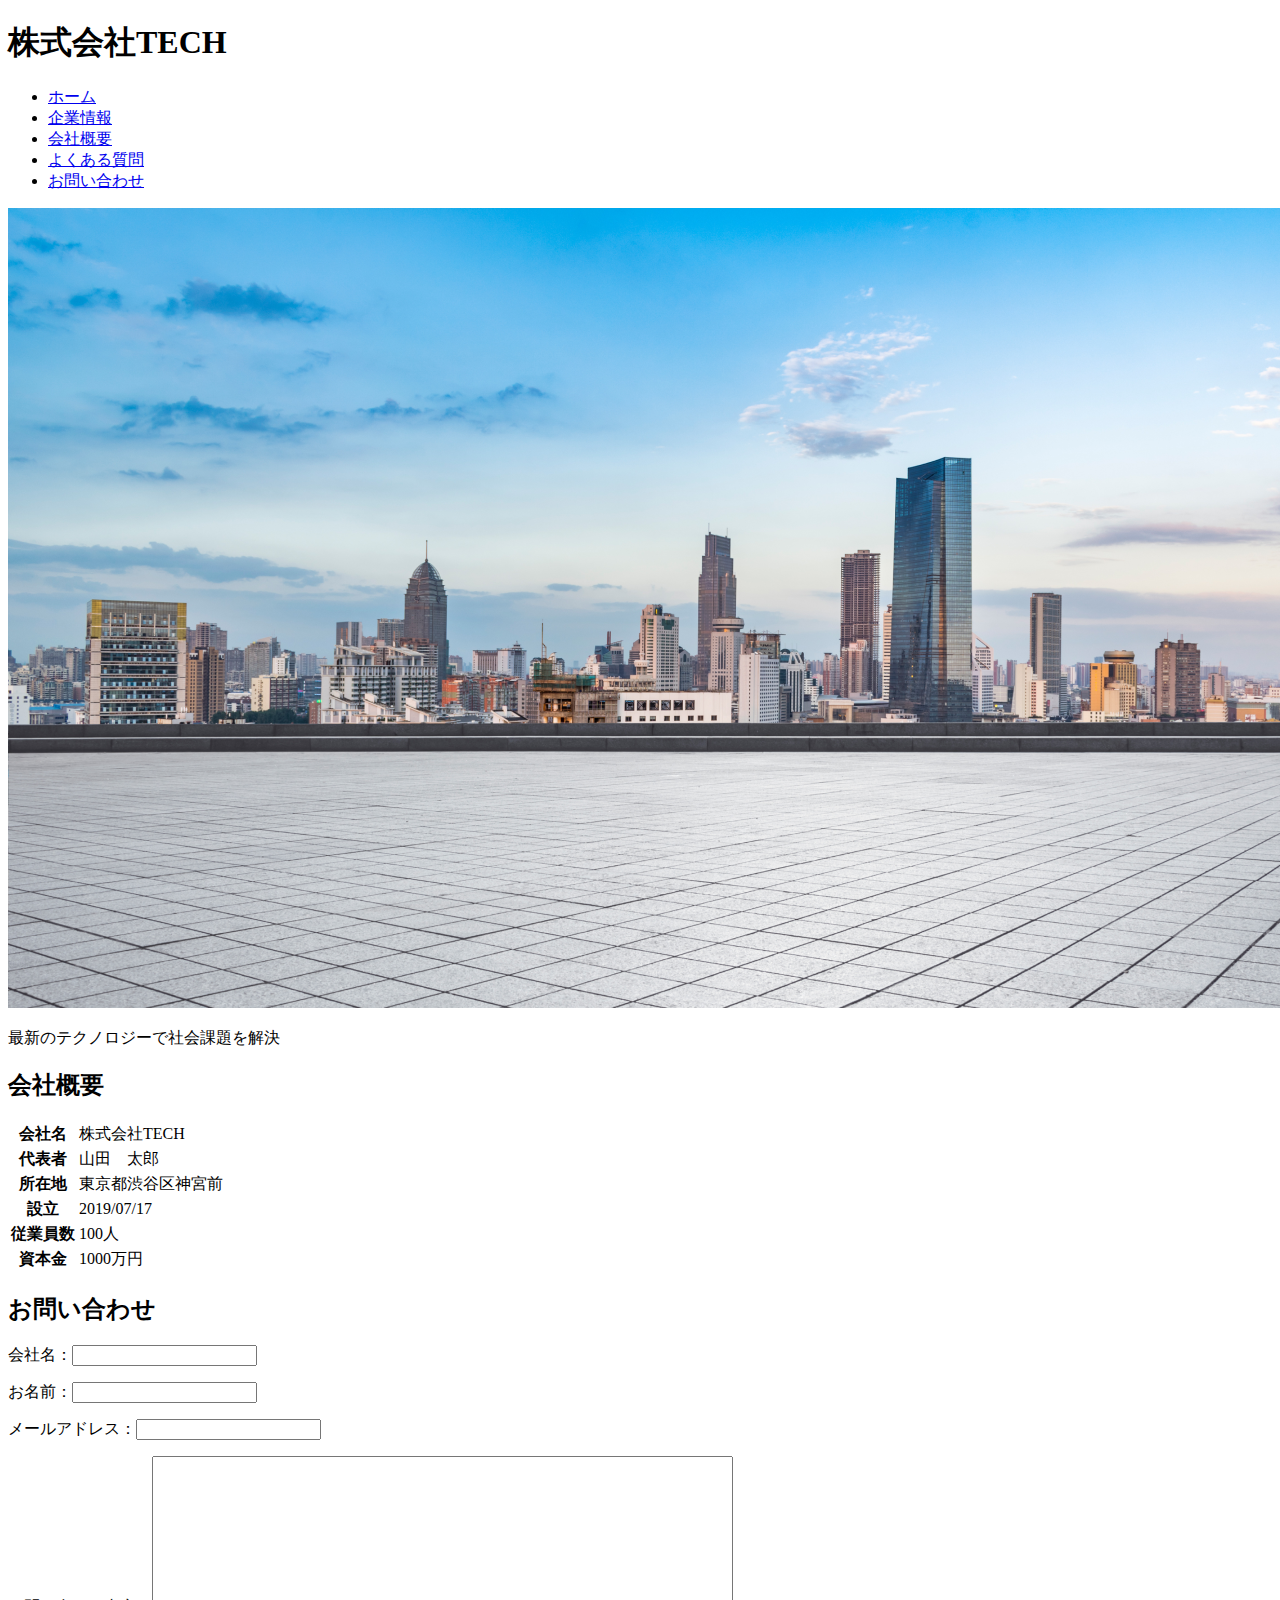
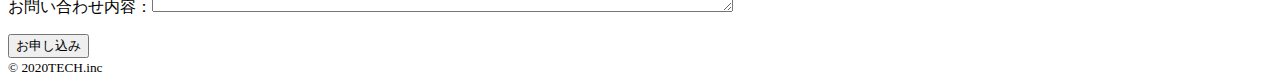
<file: 20210317_suzuki/index.html>
<!DOCTYPE html>
<html lang="ja">
<head>
  <meta charset="UTF-8">
  <meta http-equiv="X-UA-Compatible" content="IE=edge">
  <meta name="viewport" content="width=device-width, initial-scale=1.0">
  <title>TECH</title>
</head>
<body>
  <header>
    <h1>株式会社TECH</h1>
    <div class="header-list">
      <ul>
        <li><a href="#">ホーム</a></li>
        <li><a href="#">企業情報</a></li>
        <li><a href="#">会社概要</a></li>
        <li><a href="#">よくある質問</a></li>
        <li><a href="#">お問い合わせ</a></li>
      </ul>
    </div>
  </header>

  <div class="top-image">
    <img src="mv.png" alt="演習画像">
    <p>最新のテクノロジーで社会課題を解決</p>
  </div>

  <div class="info">
    <h2>会社概要</h2>
    <table>
      <tr>
        <th>会社名</th>
        <td>株式会社TECH</td>
      </tr>
      <tr>
        <th>代表者</th>
        <td>山田　太郎</td>
      </tr>
      <tr>
        <th>所在地</th>
        <td>東京都渋谷区神宮前</td>
      </tr>
      <tr>
        <th>設立</th>
        <td>2019/07/17</td>
      </tr>
      <tr>
        <th>従業員数</th>
        <td>100人</td>
      </tr>
      <tr>
        <th>資本金</th>
        <td>1000万円</td>
      </tr>
    </table>
  </div>

  <div class="contact">
    <h2>お問い合わせ</h2>
    <form action="#" method="post">
      <p>会社名：<input type="text" name="company"></p>
      <p>お名前：<input type="text" name="name"></p>
      <p>メールアドレス：<input type="text" name="email"></p>
      <p>お問い合わせ内容：<textarea cols="70" rows="10"></textarea></p>
      <input type="submit" value="お申し込み">
    </form>
  </div>

  <footer>
    <small>&copy; 2020TECH.inc</small>
  </footer>


  
</body>
</html>
</file>
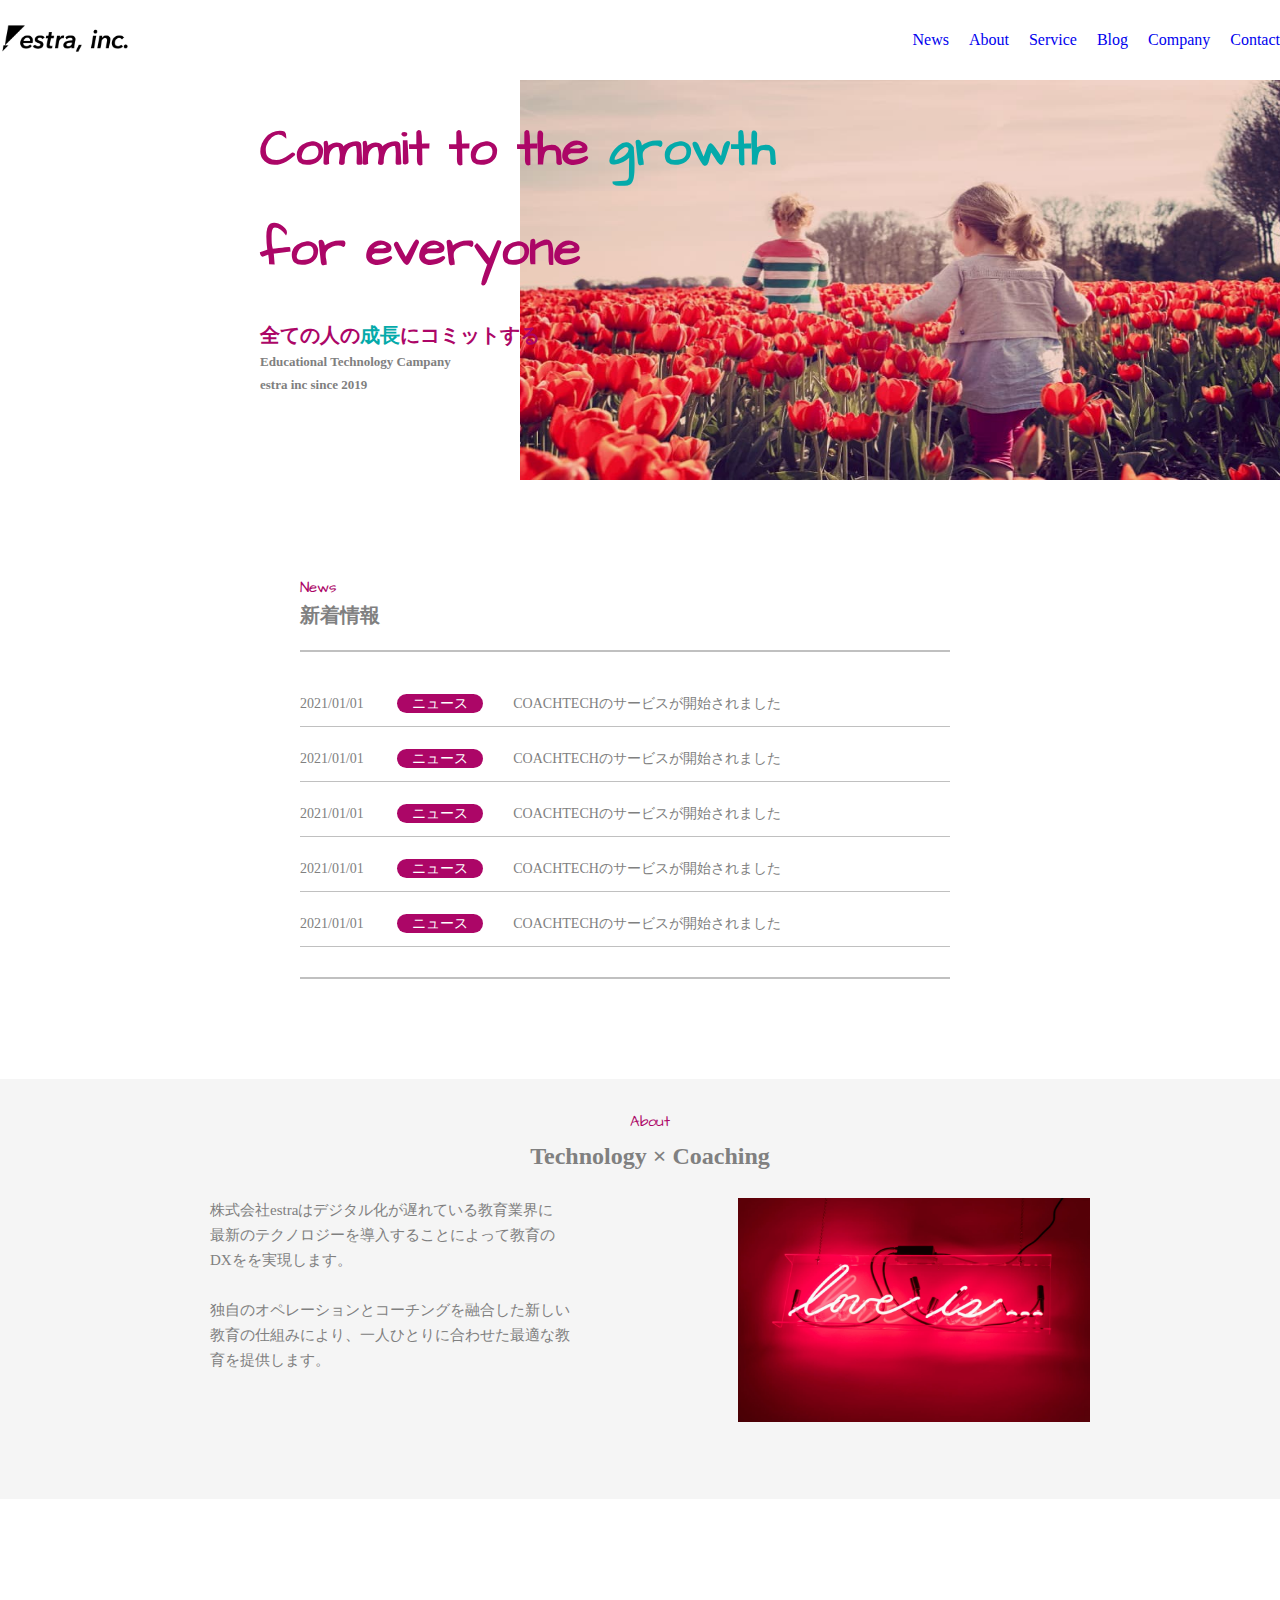
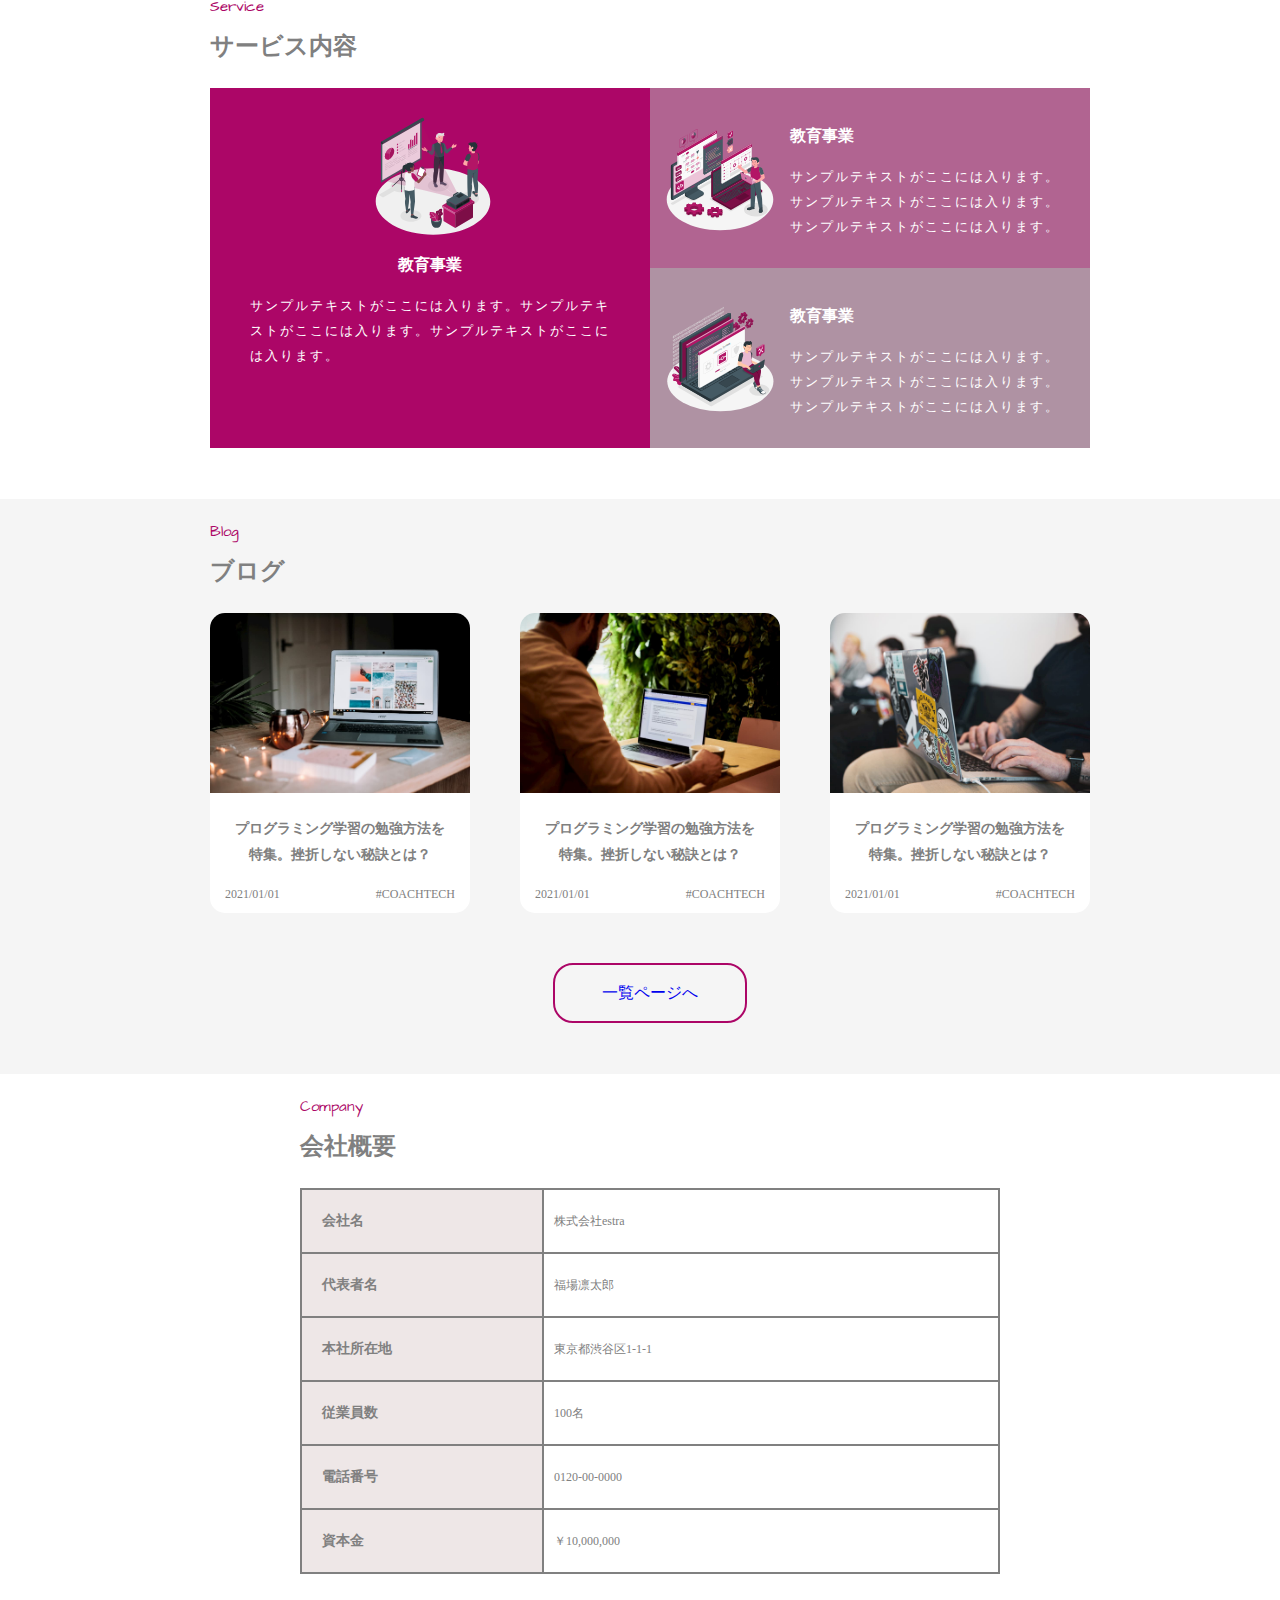
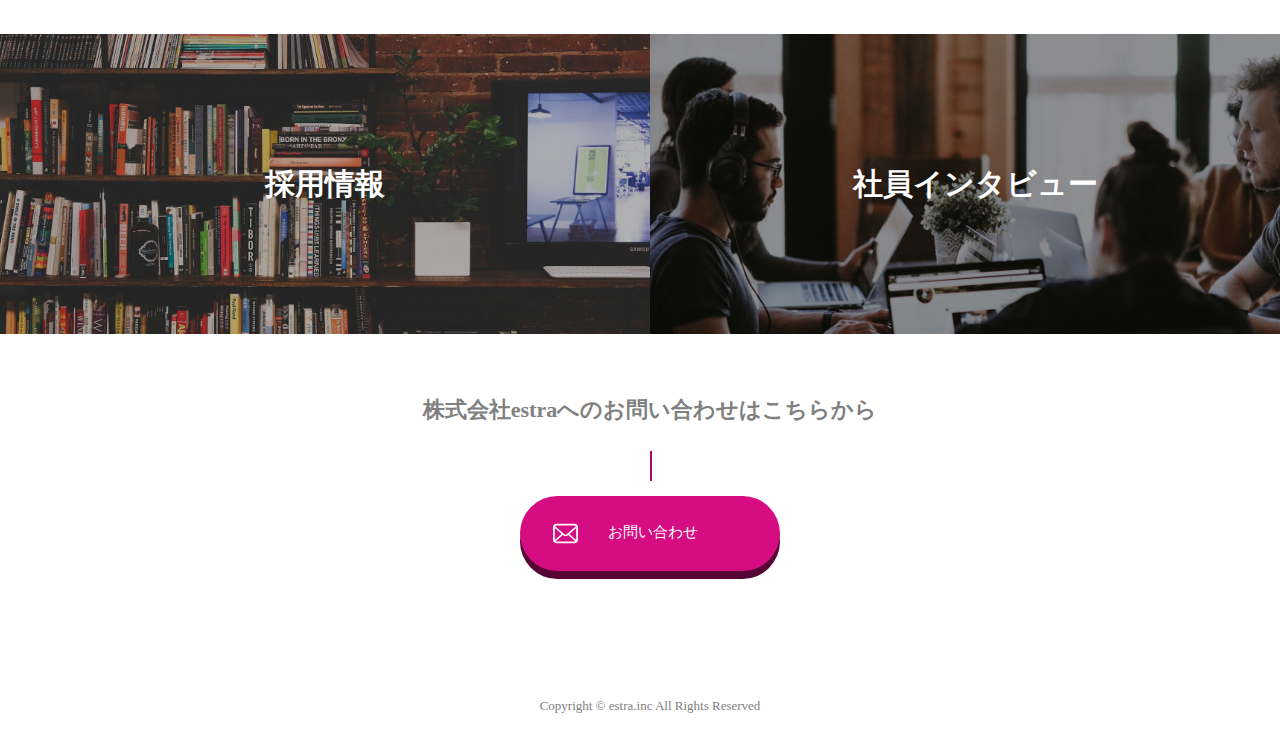
<file: 20210327_suzuki/index.html>
<!DOCTYPE html>
<html lang="en">
<head>
  <meta charset="UTF-8">
  <meta http-equiv="X-UA-Compatible" content="IE=edge">
  <meta name="viewport" content="width=device-width, initial-scale=1.0">
  <title>Document</title>
  <link rel="stylesheet" href="css/reset.css">
  <link rel="stylesheet" href="css/style.css">
  <link rel="preconnect" href="https://fonts.gstatic.com">
  <link href="https://fonts.googleapis.com/css2?family=Architects+Daughter&display=swap" rel="stylesheet">
  
</head>
<body>
  <header>
    <div class="header-left">
      <img src="img/estra_logo.png">
    </div>

    <div class="header-right">
      <ul>
        <li><a href="#">News</a></li>
        <li><a href="#">About</a></li>
        <li><a href="#">Service</a></li>
        <li><a href="#">Blog</a></li>
        <li><a href="#">Company</a></li>
        <li><a href="#">Contact</a></li>
      </ul>
    </div>
  </header>


  <div class="top">
    <div class="top-image">
      <div class="top-text">
        <h1>Commit to the <span>growth</span></h1>
        <h1>for everyone</h1>
        <h2>全ての人の<span>成長</span>にコミットする</h2>
        <h3>Educational Technology Campany</h3>
        <h3>estra inc since 2019</h3>
      </div>
    </div>
  </div>


  <div class="news">
    <div class="news-title">
      <p>News</p>
      <h2>新着情報</h2>
    </div>

    <div class="news-list">
      <p>2021/01/01 <span>ニュース</span>COACHTECHのサービスが開始されました</p>
      <p>2021/01/01 <span>ニュース</span>COACHTECHのサービスが開始されました</p>
      <p>2021/01/01 <span>ニュース</span>COACHTECHのサービスが開始されました</p>
      <p>2021/01/01 <span>ニュース</span>COACHTECHのサービスが開始されました</p>
      <p>2021/01/01 <span>ニュース</span>COACHTECHのサービスが開始されました</p>
    </div>
  </div>


  <div class="about">
    <div class="about-title">
      <p>About</p>
      <h2>Technology × Coaching</h2>
    </div>

    <div class="about-contents">
      <div class="about-text">
        <p>株式会社estraはデジタル化が遅れている教育業界に</p>
        <p>最新のテクノロジーを導入することによって教育の</p>
        <p>DXをを実現します。</p>
        <br>
        <p>独自のオペレーションとコーチングを融合した新しい</p>
        <p>教育の仕組みにより、一人ひとりに合わせた最適な教</p>
        <p>育を提供します。</p>
      </div>
      
      <div class="about-image">
        <img src="img/about.jpg">
      </div>
    </div>
  </div>


  <div class="service">
    <div class="service-title">
      <p>Service</p>
      <h2>サービス内容</h2>
    </div>

    <div class="contents">
      <div class="left">
        <img src="img/service__first.svg">
        <h3>教育事業</h3>
        <p>サンプルテキストがここには入ります。サンプルテキストがここには入ります。サンプルテキストがここには入ります。</p>
　　　</div>

      <div class="right">
        <div class="right1">
          <img src="img/service__second.svg">
          <div class="right1-text">
            <h3>教育事業</h3>
            <p>サンプルテキストがここには入ります。サンプルテキストがここには入ります。サンプルテキストがここには入ります。</p>
          </div>
        </div>

        <div class="right2">
          <img src="img/service__third.svg">
          <div class="right2-text">
            <h3>教育事業</h3>
            <p>サンプルテキストがここには入ります。サンプルテキストがここには入ります。サンプルテキストがここには入ります。</p>
          </div>
        </div>
      </div>
    </div>
  </div>


  <div class="blog">
    <div class="blog-title">
      <p>Blog</p>
      <h2>ブログ</h2>
    </div>

    <div class="contents">
      <div class="blog-card">
        <img src="img/blog__first.jpg">
        <h3>プログラミング学習の勉強方法を特集。挫折しない秘訣とは？</h3>
        <div class="blog-card-footer">
          <p>2021/01/01</p>
          <p>#COACHTECH</p>
        </div>
      </div>
      <div class="blog-card">
        <img src="img/blog__second.jpg">
        <h3>プログラミング学習の勉強方法を特集。挫折しない秘訣とは？</h3>
        <div class="blog-card-footer">
          <p>2021/01/01</p>
          <p>#COACHTECH</p>
        </div>
      </div>
      <div class="blog-card">
        <img src="img/blog__third.jpg">
        <h3>プログラミング学習の勉強方法を特集。挫折しない秘訣とは？</h3>
        <div class="blog-card-footer">
          <p>2021/01/01</p>
          <p>#COACHTECH</p>
        </div>
      </div>
    </div>

    <a href="#">一覧ページへ</a>
  </div>


  <div class="company">
    <div class="company-title">
      <p>Company</p>
      <h2>会社概要</h2>
    </div>

    <table>
      <tr>
        <th>会社名</th>
        <td>株式会社estra</td>
      </tr>
      <tr>
        <th>代表者名</th>
        <td>福場凛太郎</td>
      </tr>
      <tr>
        <th>本社所在地</th>
        <td>東京都渋谷区1-1-1</td>
      </tr>
      <tr>
        <th>従業員数</th>
        <td>100名</td>
      </tr>
      <tr>
        <th>電話番号</th>
        <td>0120-00-0000</td>
      </tr>
      <tr>
        <th>資本金</th>
        <td>￥10,000,000</td>
      </tr>
    </table>
    
    <div class="company-link">
      <div class="link-left"><p>採用情報</p></div>
      <div class="link-right"><p>社員インタビュー</p></div>
    </div>
  </div>


  <div class="contact">
    <h2>株式会社estraへのお問い合わせはこちらから</h2>
    <div class="space"></div>
    <a href="">お問い合わせ</a>
  </div>


  <footer>
    <p>Copyright &copy; estra.inc All Rights Reserved</p>
  </footer>
</body>
</html>
</file>
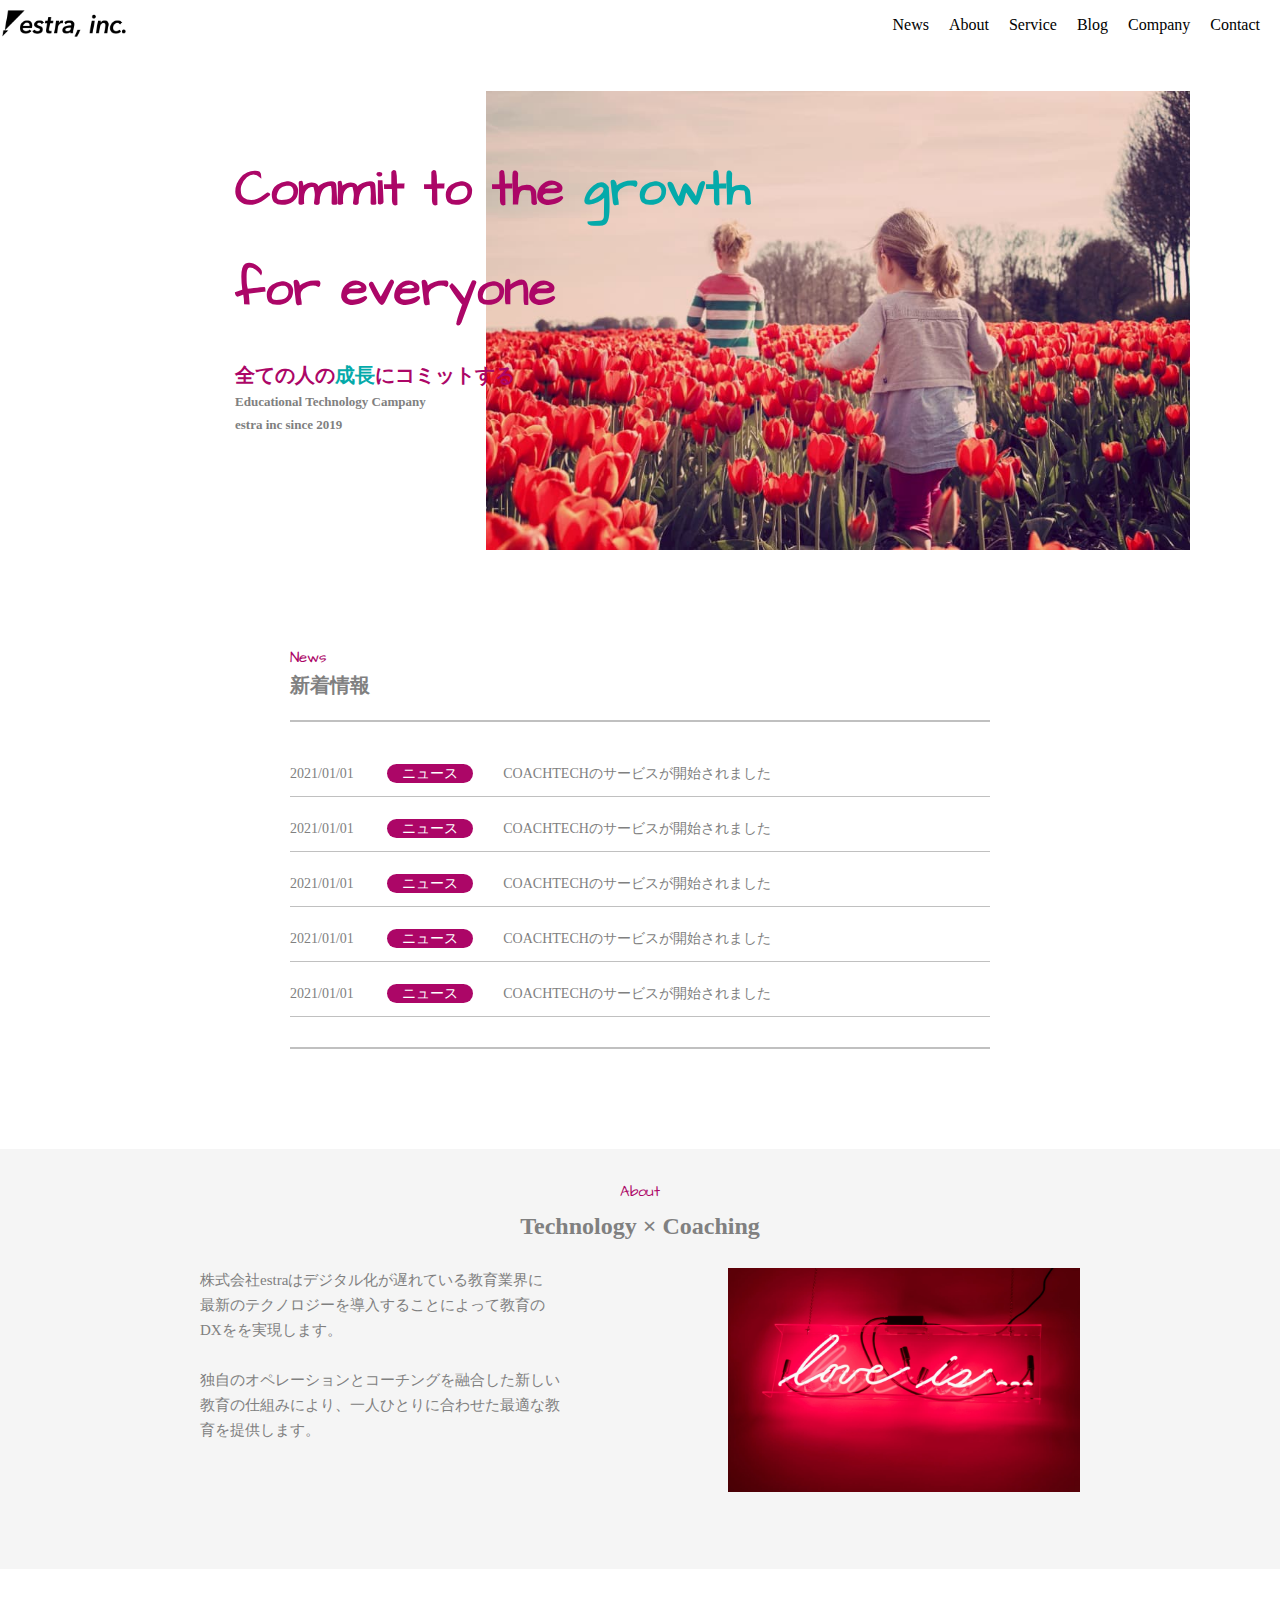
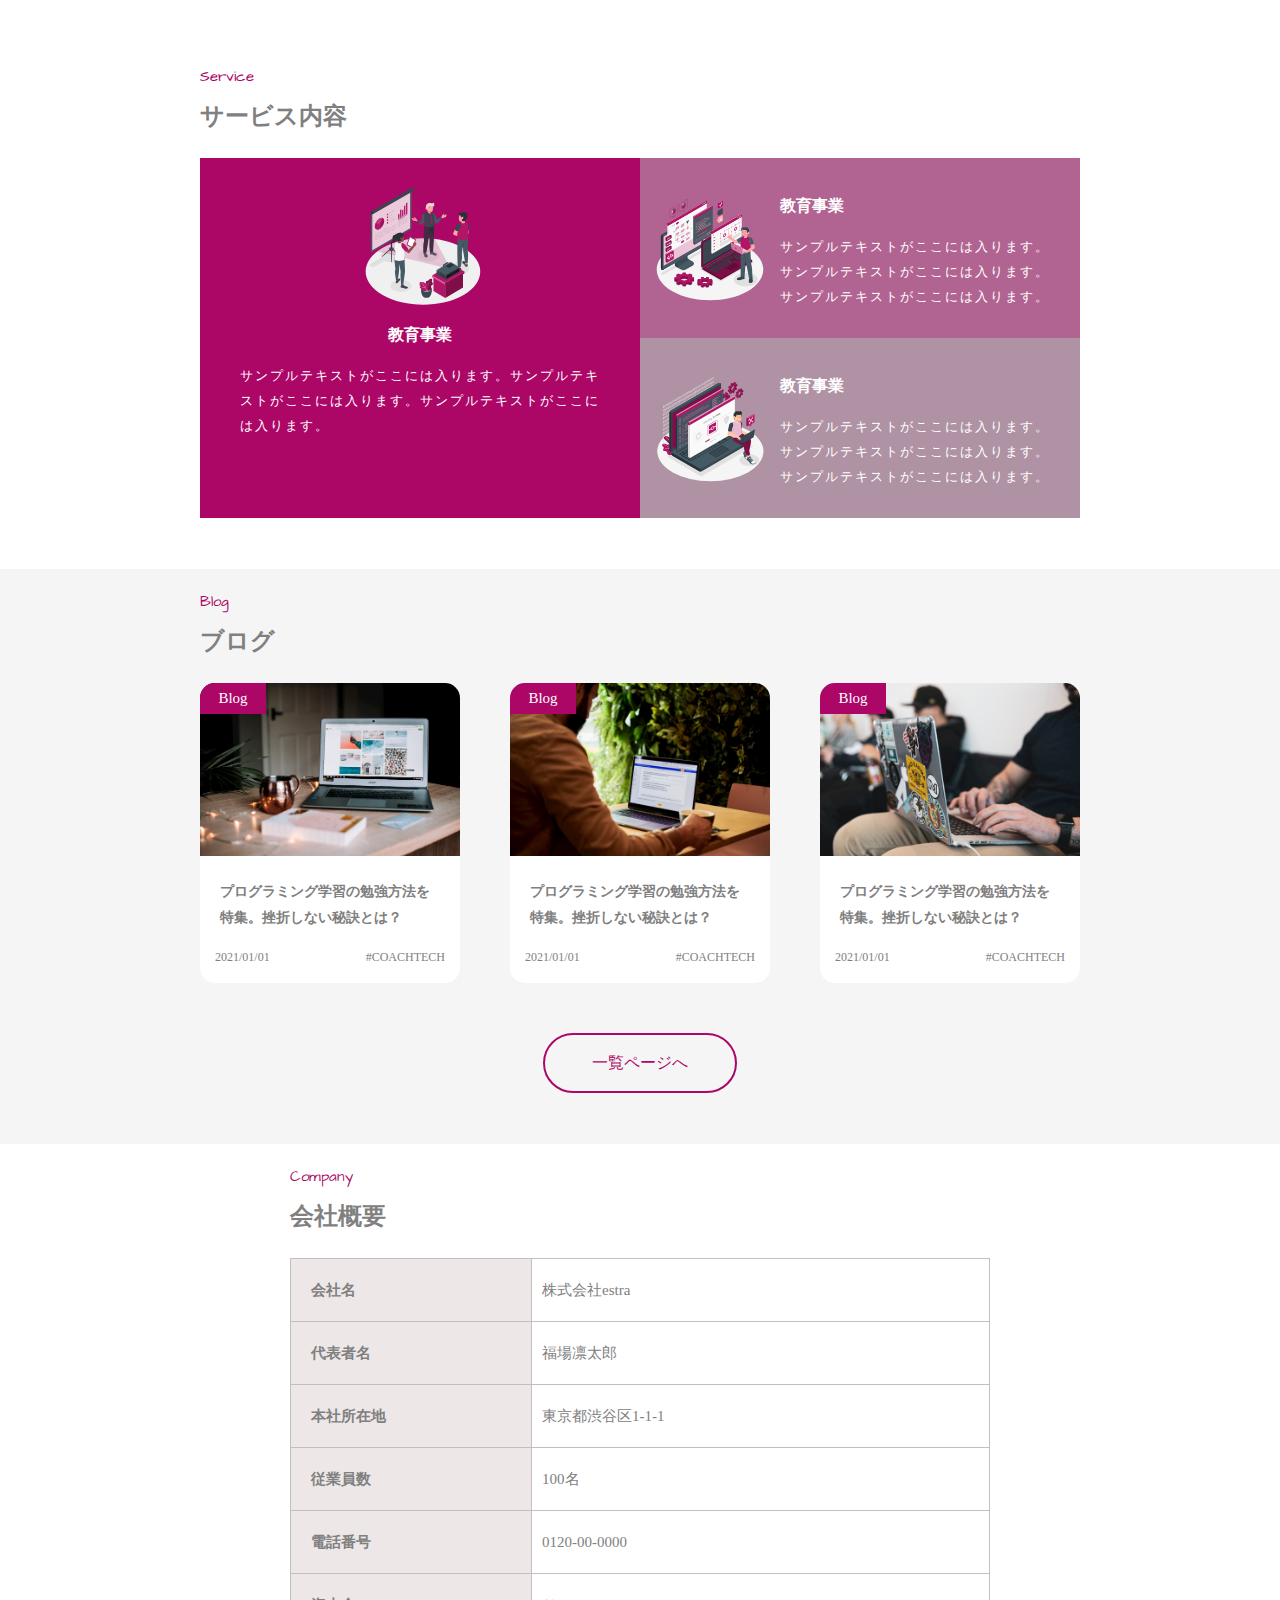
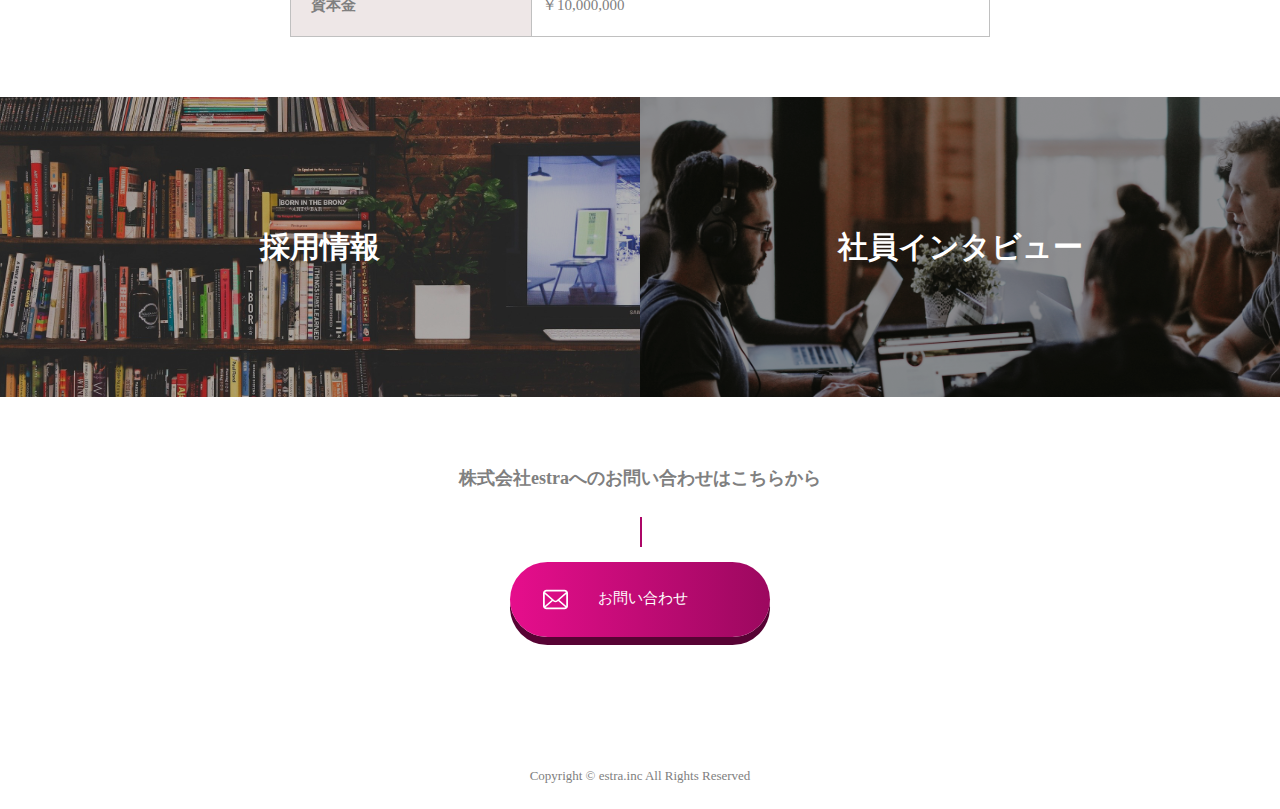
<file: 20210329_suzuki/index.html>
<!DOCTYPE html>
<html lang="en">
<head>
  <meta charset="UTF-8">
  <meta http-equiv="X-UA-Compatible" content="IE=edge">
  <meta name="viewport" content="width=device-width, initial-scale=1.0">
  <title>Document</title>
  <link rel="stylesheet" href="css/reset.css">
  <link rel="stylesheet" href="css/style.css">
  <link rel="preconnect" href="https://fonts.gstatic.com">
  <link href="https://fonts.googleapis.com/css2?family=Architects+Daughter&display=swap" rel="stylesheet">
  
</head>
<body>
  <header>
    <div class="header-left">
      <img src="img/estra_logo.png">
    </div>

    <div class="header-right">
      <ul>
        <li><a href="#">News</a></li>
        <li><a href="#">About</a></li>
        <li><a href="#">Service</a></li>
        <li><a href="#">Blog</a></li>
        <li><a href="#">Company</a></li>
        <li><a href="#">Contact</a></li>
      </ul>
    </div>
  </header>


  <div class="top">
    <div class="top-image">
      <div class="top-text">
        <h1>Commit to the <span>growth</span></h1>
        <h1>for everyone</h1>
        <h2>全ての人の<span>成長</span>にコミットする</h2>
        <h3>Educational Technology Campany</h3>
        <h3>estra inc since 2019</h3>
      </div>
    </div>
  </div>


  <div class="news">
    <div class="news-title">
      <p>News</p>
      <h2>新着情報</h2>
    </div>

    <div class="news-list">
      <p>2021/01/01 <span>ニュース</span>COACHTECHのサービスが開始されました</p>
      <p>2021/01/01 <span>ニュース</span>COACHTECHのサービスが開始されました</p>
      <p>2021/01/01 <span>ニュース</span>COACHTECHのサービスが開始されました</p>
      <p>2021/01/01 <span>ニュース</span>COACHTECHのサービスが開始されました</p>
      <p>2021/01/01 <span>ニュース</span>COACHTECHのサービスが開始されました</p>
    </div>
  </div>


  <div class="about">
    <div class="about-title">
      <p>About</p>
      <h2>Technology × Coaching</h2>
    </div>

    <div class="about-contents">
      <div class="about-text">
        <p>株式会社estraはデジタル化が遅れている教育業界に</p>
        <p>最新のテクノロジーを導入することによって教育の</p>
        <p>DXをを実現します。</p>
        <br>
        <p>独自のオペレーションとコーチングを融合した新しい</p>
        <p>教育の仕組みにより、一人ひとりに合わせた最適な教</p>
        <p>育を提供します。</p>
      </div>
      
      <div class="about-image">
        <img src="img/about.jpg">
      </div>
    </div>
  </div>


  <div class="service">
    <div class="service-title">
      <p>Service</p>
      <h2>サービス内容</h2>
    </div>

    <div class="contents">
      <div class="left">
        <img src="img/service__first.svg">
        <h3>教育事業</h3>
        <p>サンプルテキストがここには入ります。サンプルテキストがここには入ります。サンプルテキストがここには入ります。</p>
　　　</div>

      <div class="right">
        <div class="right1">
          <img src="img/service__second.svg">
          <div class="right1-text">
            <h3>教育事業</h3>
            <p>サンプルテキストがここには入ります。サンプルテキストがここには入ります。サンプルテキストがここには入ります。</p>
          </div>
        </div>

        <div class="right2">
          <img src="img/service__third.svg">
          <div class="right2-text">
            <h3>教育事業</h3>
            <p>サンプルテキストがここには入ります。サンプルテキストがここには入ります。サンプルテキストがここには入ります。</p>
          </div>
        </div>
      </div>
    </div>
  </div>


  <div class="blog">
    <div class="blog-title">
      <p>Blog</p>
      <h2>ブログ</h2>
    </div>

    <div class="contents">
      <div class="blog-card">
        <div class="blog-card-img">
          <img src="img/blog__first.jpg">
          <p>Blog</p>
        </div>
        <h3>プログラミング学習の勉強方法を特集。挫折しない秘訣とは？</h3>
        <div class="blog-card-footer">
          <p>2021/01/01</p>
          <p>#COACHTECH</p>
        </div>
      </div>
      <div class="blog-card">
        <div class="blog-card-img">
          <img src="img/blog__second.jpg">
          <p>Blog</p>
        </div>
        <h3>プログラミング学習の勉強方法を特集。挫折しない秘訣とは？</h3>
        <div class="blog-card-footer">
          <p>2021/01/01</p>
          <p>#COACHTECH</p>
        </div>
      </div>
      <div class="blog-card">
        <div class="blog-card-img">
          <img src="img/blog__third.jpg">
          <p>Blog</p>
        </div>
        <h3>プログラミング学習の勉強方法を特集。挫折しない秘訣とは？</h3>
        <div class="blog-card-footer">
          <p>2021/01/01</p>
          <p>#COACHTECH</p>
        </div>
      </div>
    </div>

    <a href="#">一覧ページへ</a>
  </div>


  <div class="company">
    <div class="company-title">
      <p>Company</p>
      <h2>会社概要</h2>
    </div>

    <table>
      <tr>
        <th>会社名</th>
        <td>株式会社estra</td>
      </tr>
      <tr>
        <th>代表者名</th>
        <td>福場凛太郎</td>
      </tr>
      <tr>
        <th>本社所在地</th>
        <td>東京都渋谷区1-1-1</td>
      </tr>
      <tr>
        <th>従業員数</th>
        <td>100名</td>
      </tr>
      <tr>
        <th>電話番号</th>
        <td>0120-00-0000</td>
      </tr>
      <tr>
        <th>資本金</th>
        <td>￥10,000,000</td>
      </tr>
    </table>
    
    <div class="company-link">
      <div class="link-left"><a href="">採用情報</a></div>
      <div class="link-right"><a href="">社員インタビュー</a></div>
    </div>
  </div>


  <div class="contact">
    <h2>株式会社estraへのお問い合わせはこちらから</h2>
    <div class="space"></div>
    <a href="">お問い合わせ</a>
  </div>


  <footer>
    <p>Copyright &copy; estra.inc All Rights Reserved</p>
  </footer>
</body>
</html>
</file>
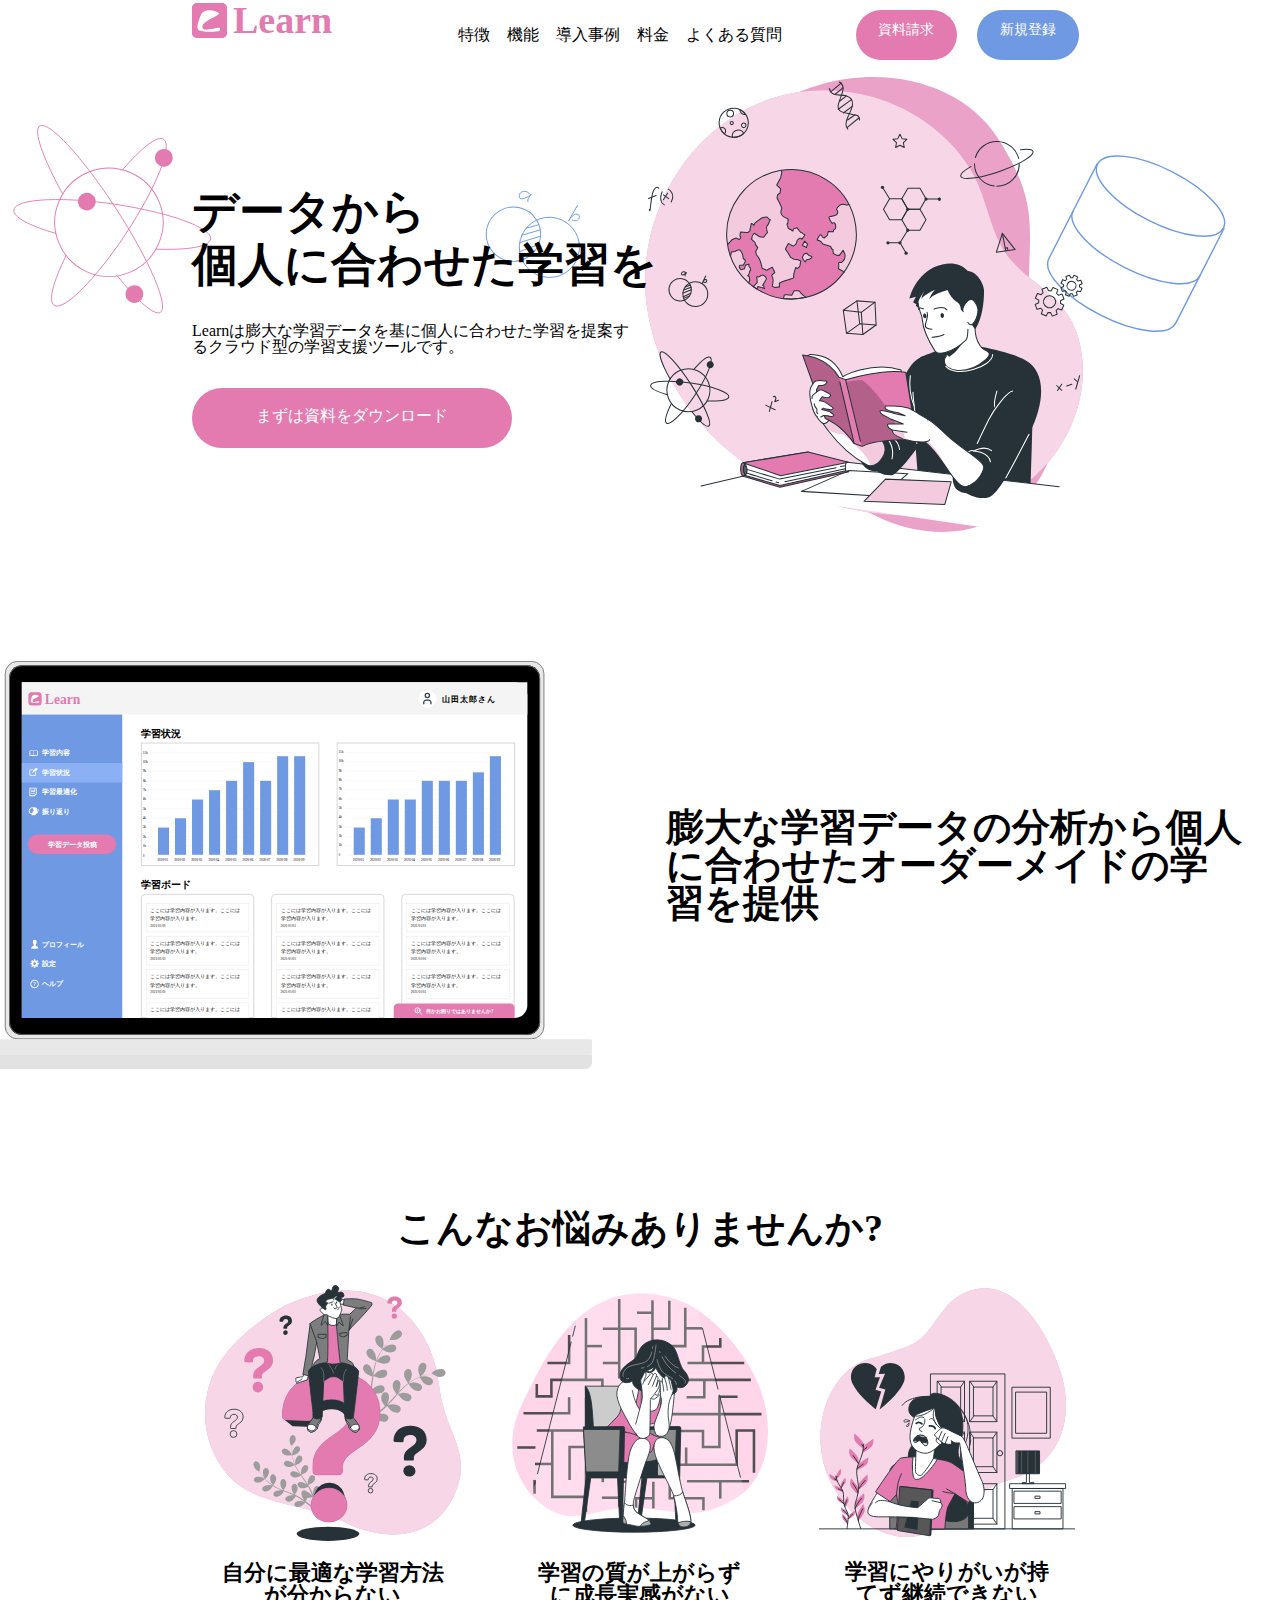
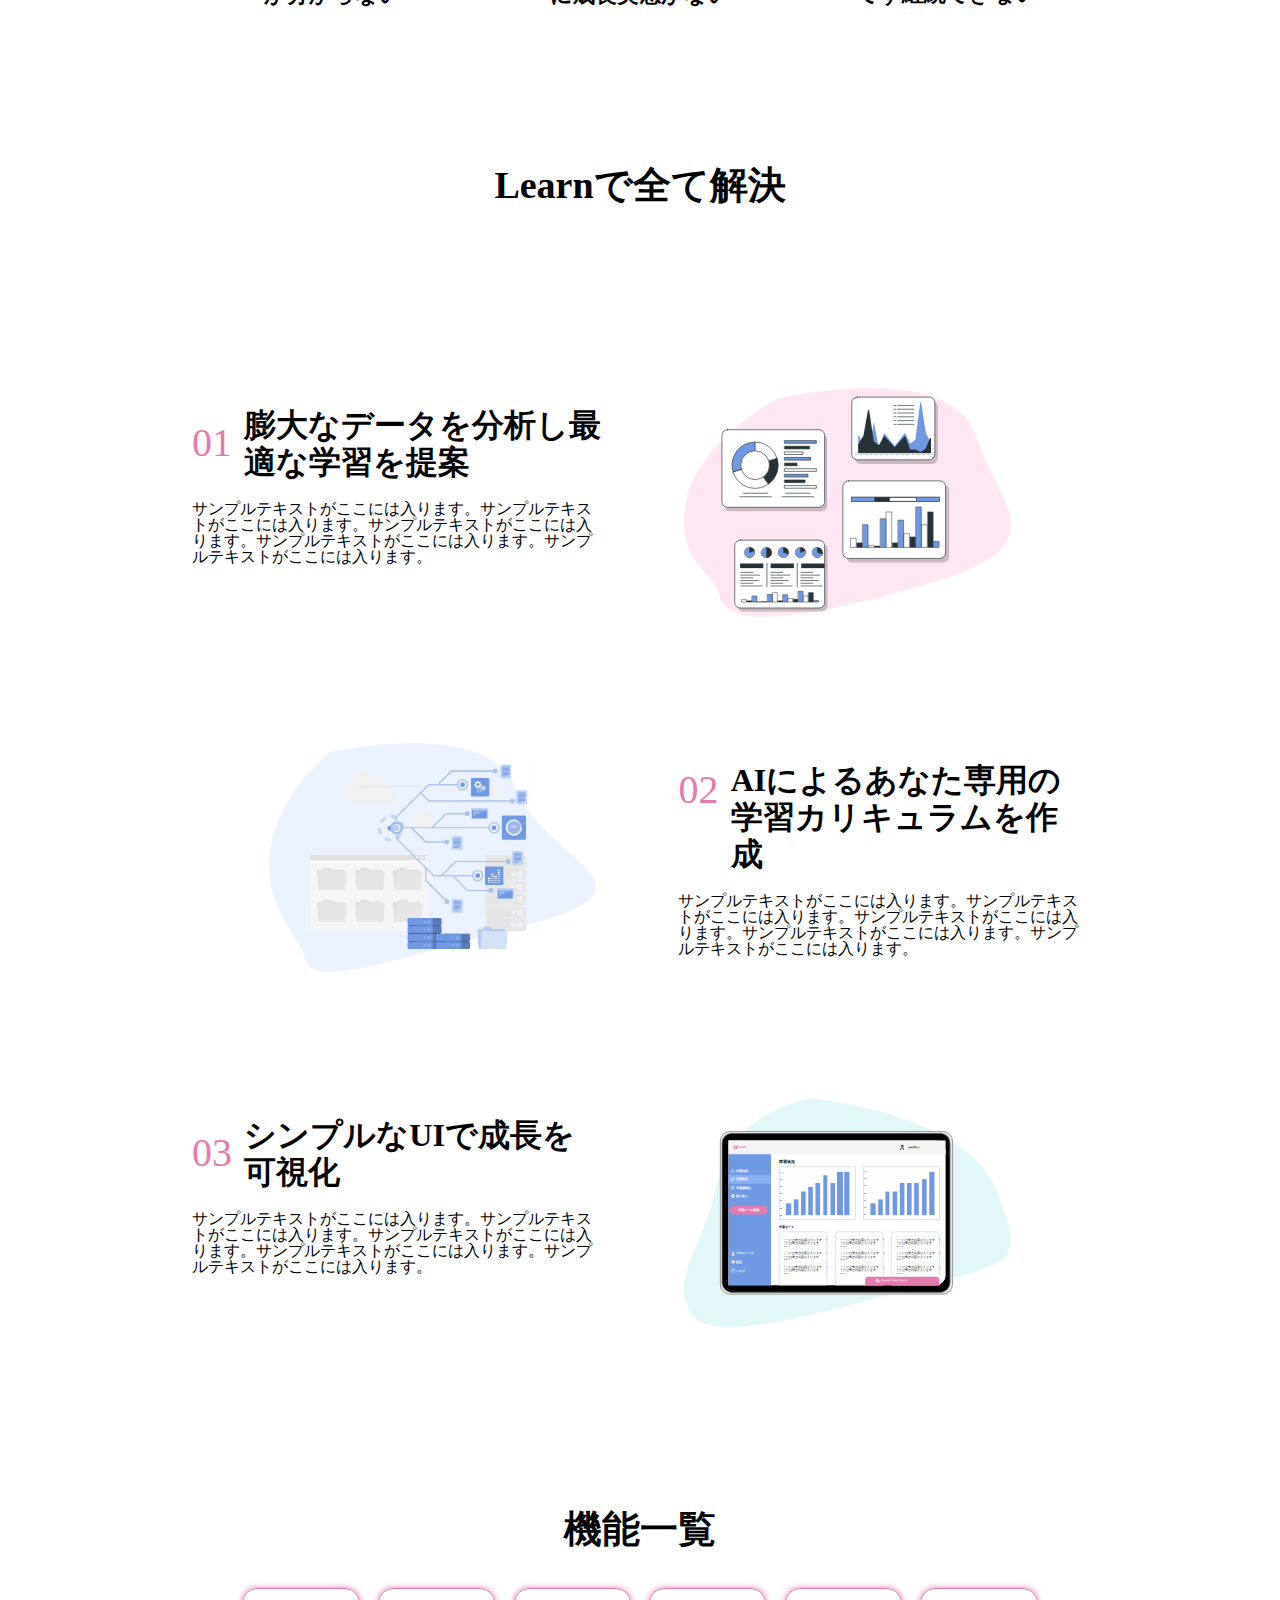
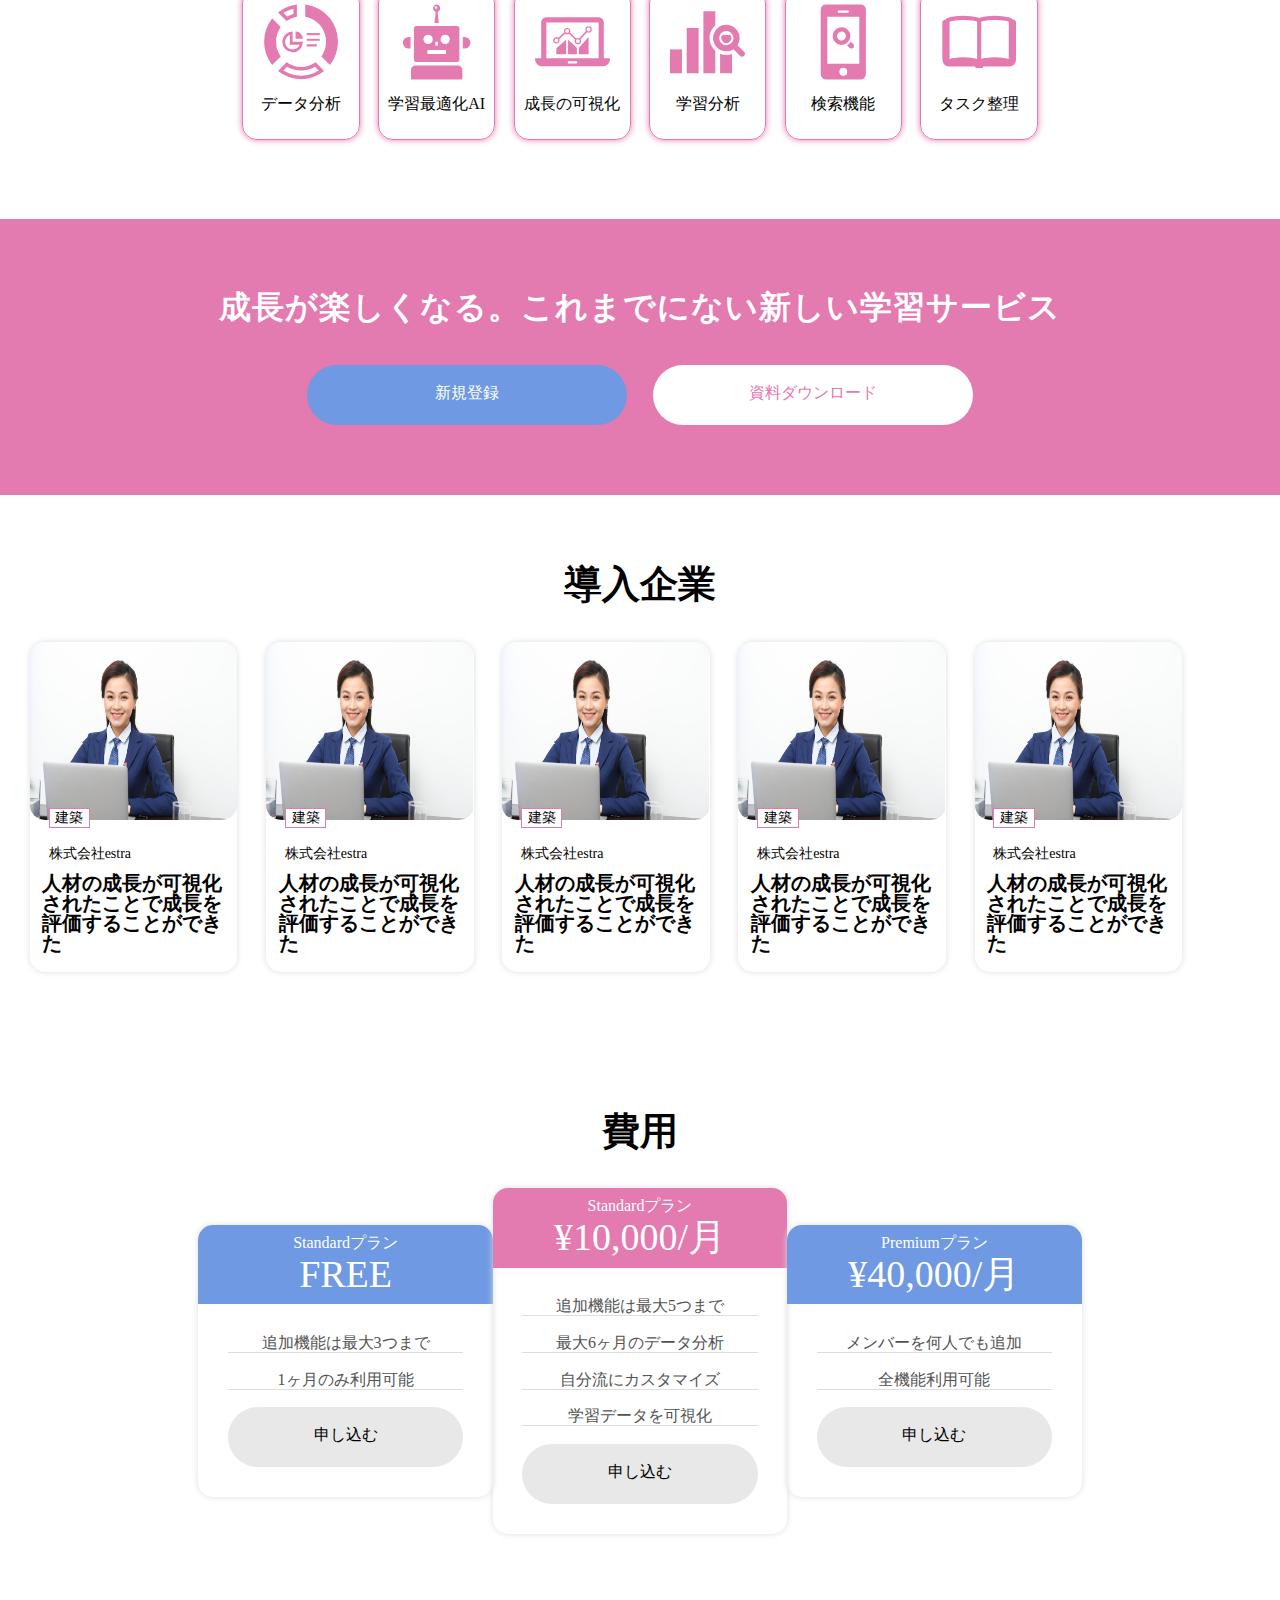
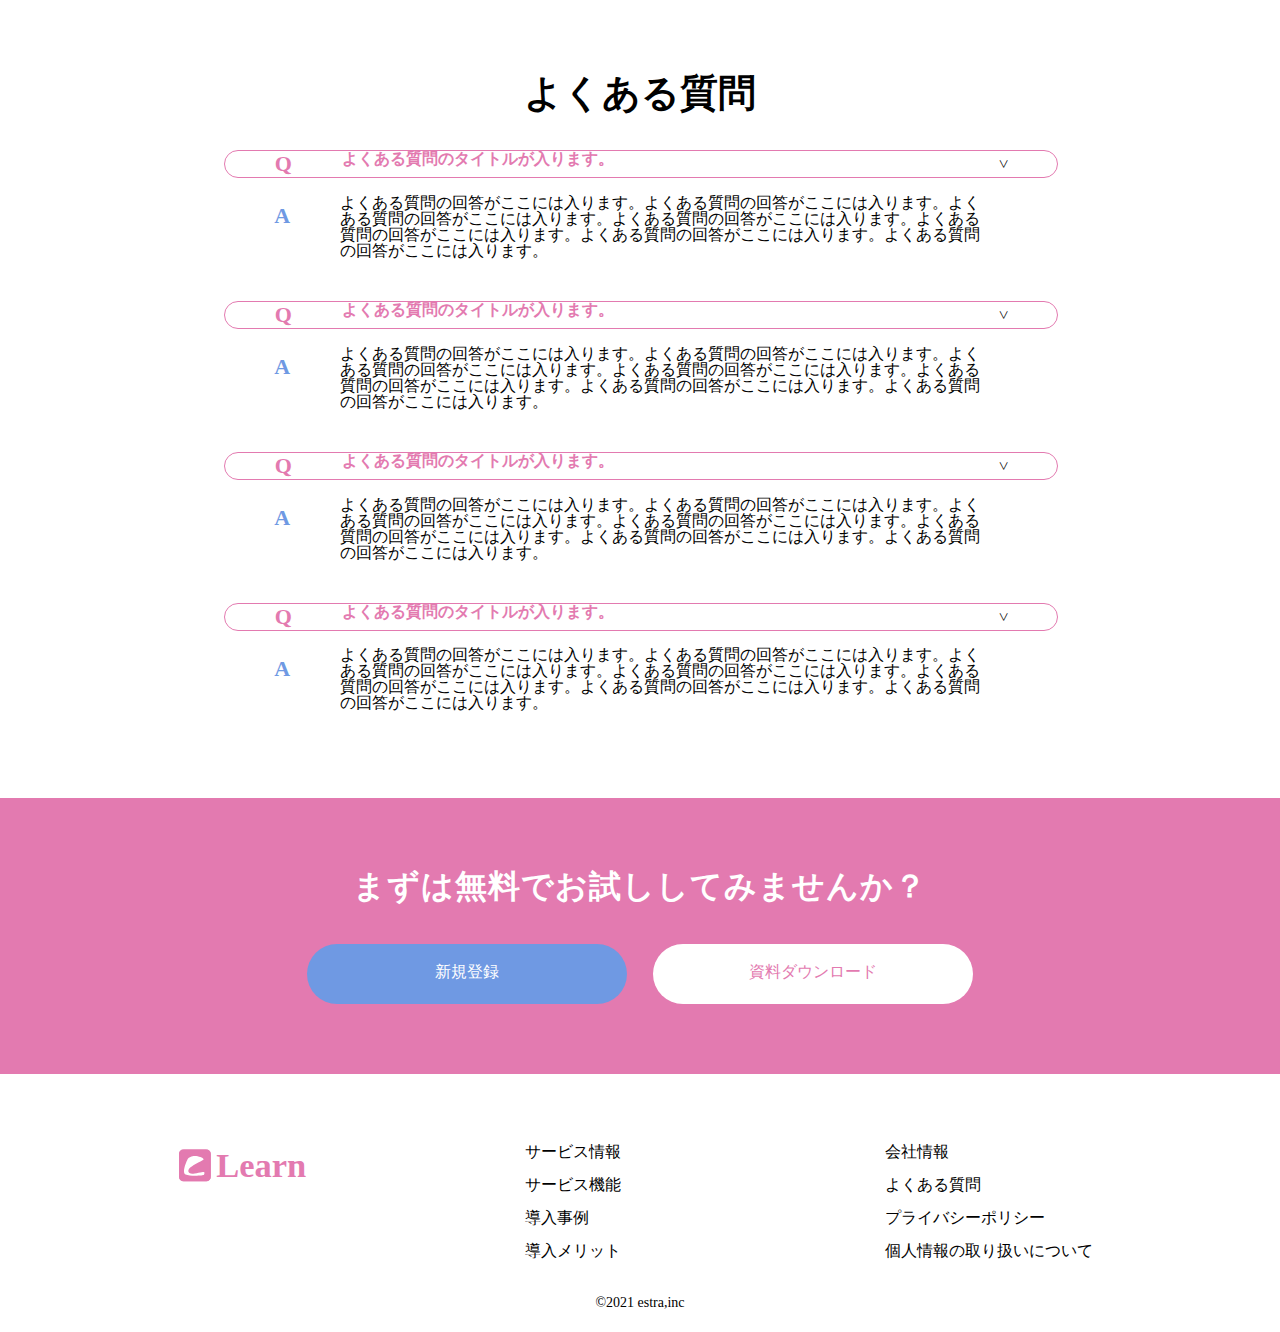
<file: 20210424_suzuki/index.html>
<!DOCTYPE html>
<html lang="en">
<head>
  <meta charset="UTF-8">
  <meta http-equiv="X-UA-Compatible" content="IE=edge">
  <meta name="viewport" content="width=device-width, initial-scale=1.0">
  <title>Document</title>
  <link rel="stylesheet" href="css/reset.css" />
  <link rel="stylesheet" href="style.min.css" />
</head>
<body>
  <header>
    <div class="header__logo"><img src="img/learn__logo.svg"></div>

    <div class="header__list">
      <a href="" class="">特徴</a>
      <a href="" class="">機能</a>
      <a href="" class="">導入事例</a>
      <a href="" class="">料金</a>
      <a href="" class="">よくある質問</a>
    </div>

    <div class="header__btn">
      <a href="" class="header__btn-pink">資料請求</a>
      <a href="" class="header__btn-blue">新規登録</a>
    </div>
  </header>


  <div class="top">
    <div class="top__backimage">
     <div class="top__message">
       <h1 class="top__message-title">データから<br>個人に合わせた学習を</h1>
       <p class="top__message-text">Learnは膨大な学習データを基に個人に合わせた学習を提案するクラウド型の学習支援ツールです。</p>
     </div>
     <a class="top__btn" href="">まずは資料をダウンロード</a>
    </div>
  </div>

  
  <div class="about">
      <h2 class="about__title">膨大な学習データの分析から個人に合わせたオーダーメイドの学習を提供</h2>
      <div class="about__image"><img src="img/about__img.svg"></div>
  </div>
  

  <div class="trouble">
    <h2 class="trouble__title">こんなお悩みありませんか?</h2>

    <div class="trouble__card-box">
      <div class="trouble__card">
        <div class="trouble__card-img"><img src="img/trouble__img01.svg"></div>
        <p class="trouble__card-text">自分に最適な学習方法が分からない</p>
      </div>
      
      <div class="trouble__card--reverse">
        <div class="trouble__card-img--reverse"><img src="img/trouble__img02.svg"></div>
        <p class="trouble__card-text--reverse">学習の質が上がらずに成長実感がない</p>
      </div>
      
      <div class="trouble__card">
        <div class="trouble__card-img"><img src="img/trouble__img03.svg"></div>
        <p class="trouble__card-text">学習にやりがいが持てず継続できない</p>
      </div>
    </div>
  </div>


  <div class="solution">
    <h2 class="solution__title">Learnで全て解決</h2>

    <div class="solution__card">
      <div class="solution__card-message">
        <div class="solution__card-message--header">
          <p class="solution__card-num">01</p>
          <h3 class="solution__card-title">膨大なデータを分析し最適な学習を提案</h3>
        </div>
        <p class="solution__card-text">サンプルテキストがここには入ります。サンプルテキストがここには入ります。サンプルテキストがここには入ります。サンプルテキストがここには入ります。サンプルテキストがここには入ります。</p>
      </div>
      <div class="solution__card-img"><img src="img/solution__img01.svg"></div>
    </div>

    <div class="solution__card--reverse">
      <div class="solution__card-message--reverse">
        <div class="solution__card-message--header">
          <p class="solution__card-num--reverse">02</p>
          <h3 class="solution__card-title--reverse">AIによるあなた専用の学習カリキュラムを作成</h3>
        </div>
        <p class="solution__card-text--reverse">
          サンプルテキストがここには入ります。サンプルテキストがここには入ります。サンプルテキストがここには入ります。サンプルテキストがここには入ります。サンプルテキストがここには入ります。</p>
      </div>
      <div class="solution__card-img--reverse"><img src="img/solution__img02.svg"></div>
    </div>

    <div class="solution__card">
      <div class="solution__card-message">
        <div class="solution__card-message--header">
          <p class="solution__card-num">03</p>
          <h3 class="solution__card-title">シンプルなUIで成長を可視化</h3>
        </div>
        <p class="solution__card-text">
          サンプルテキストがここには入ります。サンプルテキストがここには入ります。サンプルテキストがここには入ります。サンプルテキストがここには入ります。サンプルテキストがここには入ります。</p>
      </div>
      <div class="solution__card-img"><img src="img/solution__img03.svg"></div>
    </div>
  </div>


  <div class="feature">
    <h2 class="feature__title">機能一覧</h2>

    <div class="feature__card-box">
      <div class="feature__card">
        <div class="feature__card-img"><img src="img/feature__icon01.svg"></div>
        <p class="feature__card-text">データ分析</p>
      </div>
      <div class="feature__card">
        <div class="feature__card-img"><img src="img/feature__icon02.svg"></div>
        <p class="feature__card-text">学習最適化AI</p>
      </div>
      <div class="feature__card">
        <div class="feature__card-img"><img src="img/feature__icon03.svg"></div>
        <p class="feature__card-text">成長の可視化</p>
      </div>
      <div class="feature__card">
        <div class="feature__card-img"><img src="img/feature__icon04.svg"></div>
        <p class="feature__card-text">学習分析</p>
      </div>
      <div class="feature__card">
        <div class="feature__card-img"><img src="img/feature__icon05.svg"></div>
        <p class="feature__card-text">検索機能</p>
      </div>
      <div class="feature__card">
        <div class="feature__card-img"><img src="img/feature__icon06.svg"></div>
        <p class="feature__card-text">タスク整理</p>
      </div>
    </div>
  </div>


  <div class="contact">
    <h2 class="contact__title">成長が楽しくなる。これまでにない新しい学習サービス</h2>
    <div class="contact__btn-area">
      <a href="" class="contact__btn-new">新規登録</a>
      <a href="" class="contact__btn-download">資料ダウンロード</a>
    </div>
  </div>


  <div class="company">
    <h2 class="company__title">導入企業</h2>

    <div class="company__card-box">
      <div class="company__card-sp">
        <div class="company__card-img"></div>
        <div class="company__card-text">
          <p class="company__card-type">建築</p>
          <p class="company__card-name">株式会社estra</p>
          <p class="company__card-message">人材の成長が可視化されたことで成長を評価することができた</p>
        </div>
      </div>
      <div class="company__card">
        <div class="company__card-img"></div>
        <div class="company__card-text">
          <p class="company__card-type">建築</p>
          <p class="company__card-name">株式会社estra</p>
          <p class="company__card-message">人材の成長が可視化されたことで成長を評価することができた</p>
        </div>
      </div>
      <div class="company__card">
        <div class="company__card-img"></div>
        <div class="company__card-text">
          <p class="company__card-type">建築</p>
          <p class="company__card-name">株式会社estra</p>
          <p class="company__card-message">人材の成長が可視化されたことで成長を評価することができた</p>
        </div>
      </div>
      <div class="company__card">
        <div class="company__card-img"></div>
        <div class="company__card-text">
          <p class="company__card-type">建築</p>
          <p class="company__card-name">株式会社estra</p>
          <p class="company__card-message">人材の成長が可視化されたことで成長を評価することができた</p>
        </div>
      </div>
      <div class="company__card">
        <div class="company__card-img"></div>
        <div class="company__card-text">
          <p class="company__card-type">建築</p>
          <p class="company__card-name">株式会社estra</p>
          <p class="company__card-message">人材の成長が可視化されたことで成長を評価することができた</p>
        </div>
      </div>
    </div>
  </div>


  <div class="plan">
    <h2 class="plan__title">費用</h2>

    <div class="plan__card-box">
      <div class="plan__card">
        <div class="plan__card-color">
          <p class="plan__card-name">Standardプラン</p>
          <p class="plan__card-cost">FREE</p>
        </div>
        <p class="plan__card-data">追加機能は最大3つまで</p>
        <p class="plan__card-data">1ヶ月のみ利用可能</p>
        <a href="" class="plan__card-btn">申し込む</a>
      </div>
      
      <div class="plan__card">
        <div class="plan__card-color--pink">
          <p class="plan__card-name">Standardプラン</p>
          <p class="plan__card-cost">¥10,000/月</p>
        </div>
        <p class="plan__card-data">追加機能は最大5つまで</p>
        <p class="plan__card-data">最大6ヶ月のデータ分析</p>
        <p class="plan__card-data">自分流にカスタマイズ</p>
        <p class="plan__card-data">学習データを可視化</p>
        <a href="" class="plan__card-btn">申し込む</a>
      </div>
      
      <div class="plan__card">
        <div class="plan__card-color">
          <p class="plan__card-name">Premiumプラン</p>
          <p class="plan__card-cost">¥40,000/月</p>
        </div>
        <p class="plan__card-data">メンバーを何人でも追加</p>
        <p class="plan__card-data">全機能利用可能</p>
        <a href="" class="plan__card-btn">申し込む</a>
      </div>
    </div>

    
  </div>


  <div class="question">
    <h2 class="question__title">よくある質問</h2>

    <div class="question__card">
      <div class="question__card-q">
        <p class="question__card-q--q">Q</p>
        <p class="question__card-q--text">よくある質問のタイトルが入ります。</p>
        <p class="question__card-q--arrow">&gt;</p>
      </div>
      <div class="question__card-a">
        <p class="question__card-a--a">A</p>
        <p class="question__card-a--text">よくある質問の回答がここには入ります。よくある質問の回答がここには入ります。よくある質問の回答がここには入ります。よくある質問の回答がここには入ります。よくある質問の回答がここには入ります。よくある質問の回答がここには入ります。よくある質問の回答がここには入ります。
        </p>
      </div>
    </div>

    <div class="question__card">
      <div class="question__card-q">
        <p class="question__card-q--q">Q</p>
        <p class="question__card-q--text">よくある質問のタイトルが入ります。</p>
        <p class="question__card-q--arrow">&gt;</p>
      </div>
      <div class="question__card-a">
        <p class="question__card-a--a">A</p>
        <p class="question__card-a--text">よくある質問の回答がここには入ります。よくある質問の回答がここには入ります。よくある質問の回答がここには入ります。よくある質問の回答がここには入ります。よくある質問の回答がここには入ります。よくある質問の回答がここには入ります。よくある質問の回答がここには入ります。
        </p>
      </div>
    </div>

    <div class="question__card">
      <div class="question__card-q">
        <p class="question__card-q--q">Q</p>
        <p class="question__card-q--text">よくある質問のタイトルが入ります。</p>
        <p class="question__card-q--arrow">&gt;</p>
      </div>
      <div class="question__card-a">
        <p class="question__card-a--a">A</p>
        <p class="question__card-a--text">よくある質問の回答がここには入ります。よくある質問の回答がここには入ります。よくある質問の回答がここには入ります。よくある質問の回答がここには入ります。よくある質問の回答がここには入ります。よくある質問の回答がここには入ります。よくある質問の回答がここには入ります。
          
        </p>
      </div>
    </div>

    <div class="question__card">
      <div class="question__card-q">
        <p class="question__card-q--q">Q</p>
        <p class="question__card-q--text">よくある質問のタイトルが入ります。</p>
        <p class="question__card-q--arrow">&gt;</p>
      </div>
      <div class="question__card-a">
        <p class="question__card-a--a">A</p>
        <p class="question__card-a--text">よくある質問の回答がここには入ります。よくある質問の回答がここには入ります。よくある質問の回答がここには入ります。よくある質問の回答がここには入ります。よくある質問の回答がここには入ります。よくある質問の回答がここには入ります。よくある質問の回答がここには入ります。
        </p>
      </div>
    </div>
  </div>


  <div class="contact">
    <h2 class="contact__title">まずは無料でお試ししてみませんか？</h2>
    <div class="contact__btn-area">
      <a href="" class="contact__btn-new">新規登録</a>
      <a href="" class="contact__btn-download">資料ダウンロード</a>
    </div>
  </div>

  <footer>
  <div class="footer__list">
    <div class="footer__list-logo"><img src="img/learn__logo.svg"></div>
    <ul class="footer__list-link">
      <li><a href="">サービス情報</a></li>
      <li><a href="">サービス機能</a></li>
      <li><a href="">導入事例</a></li>
      <li><a href="">導入メリット</a></li>
      <li><a href="">会社情報</a></li>
      <li><a href="">よくある質問</a></li>
      <li><a href="">プライバシーポリシー</a></li>
      <li><a href="">個人情報の取り扱いについて</a></li>
    </ul>
  </div>


  
    <p class="footer__copy">&copy;2021 estra,inc</p>
  </footer>
</body>
</html>
</file>
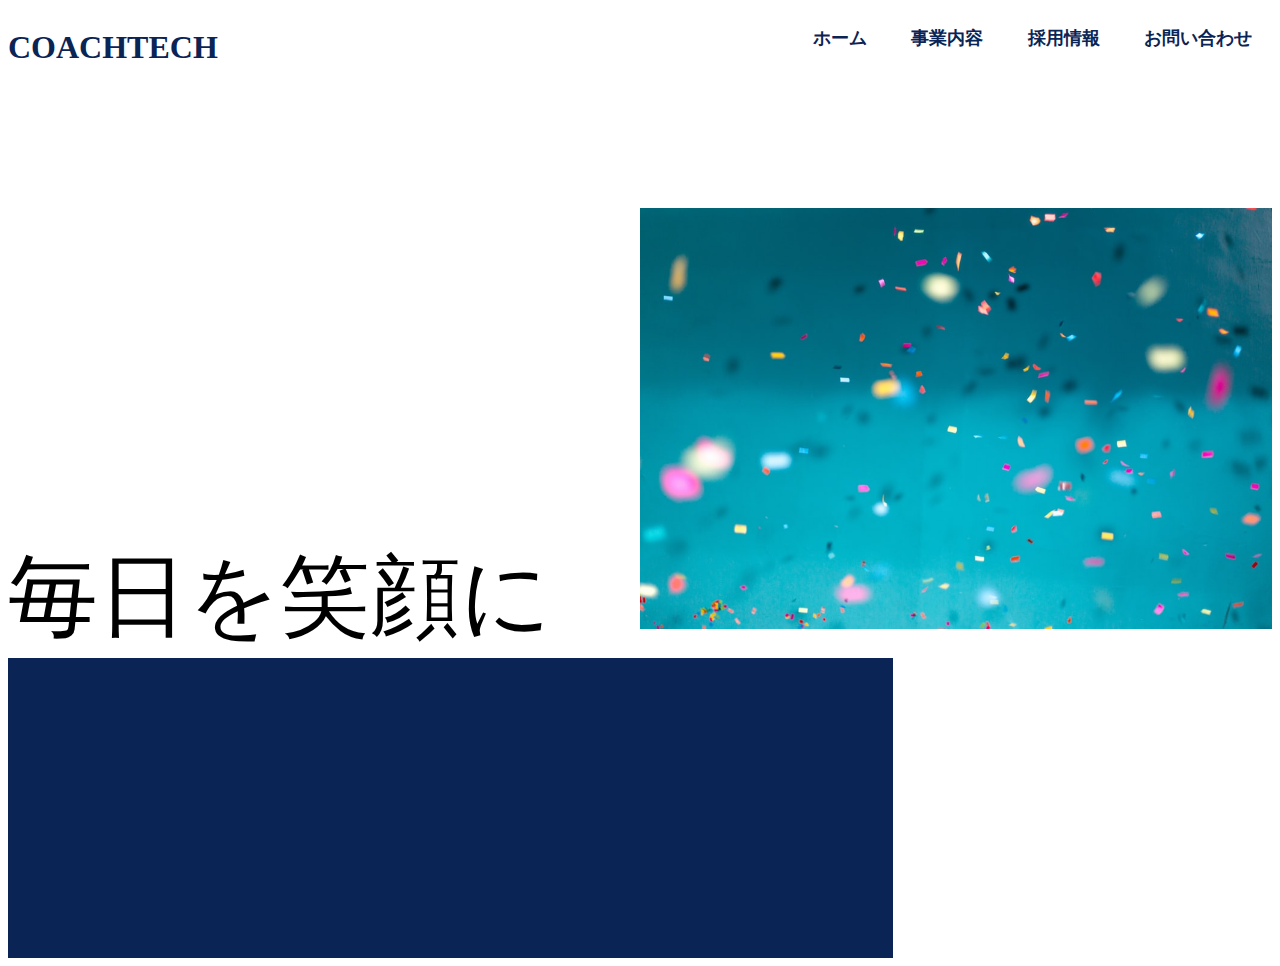
<file: 20210321_suzuki/css_ensyu.html>
<!DOCTYPE html>
<html lang="en">
<head>
  <meta charset="UTF-8">
  <meta http-equiv="X-UA-Compatible" content="IE=edge">
  <meta name="viewport" content="width=device-width, initial-scale=1.0">
  <title>Document</title>
  <link rel="stylesheet" href="style.css">
</head>
<body>
  <header>
    <div class="title"><h1>COACHTECH</h1></div>
    
    <div class="header-list">
      <ul>
        <li>ホーム</li>
        <li>事業内容</li>
        <li>採用情報</li>
        <li>お問い合わせ</li>
      </ul>
    </div>
  </header>

  <div class="top">
    <div class="top-image"><img src="img/firstview.jpeg"></div>

    <div class="top-text"><p>毎日を笑顔に</p></div>
    <div class="top-box"></div>

  </div>
</body>
</html>
</file>
<file: 20210327_suzuki/css/style.css>
body {
  width: 1300px;
}

header {
  width: 100%;
  height: 80px;
  display: flex;
  justify-content: space-between;
  align-items: center;
}
.header-left {
  width: 50%;
}
.header-left img {
  width: 20%;
}
.header-right {
  width: 50%;
  display: flex;
  justify-content: flex-end;
}
.header-right ul {
  display: flex;
}
.header-right li {
  list-style: none;
}
.header-right a {
  text-decoration: none;
  margin-right: 20px;
}


.top {
  width: 100%;
  height: 500px;
}
.top-image {
  width: 100%;
  height: 80%;
  margin: auto 0 auto auto;
  background-image: url(../img/firstview.jpg);
  background-size: 60% 100%;
  background-repeat: no-repeat;
  background-position: right;
  display: flex;
  align-items: center;
}
.top-text {
  padding-bottom: 70px;
}
.top h1 {
  font-size: 50px;
  margin: 35px auto 50px 260px;
  color: rgb(172, 6, 103);
  font-family: 'Architects Daughter', cursive;
}
.top h2 {
  font-size: 20px;
  margin: 35px auto 10px 260px;
  color: rgb(172, 6, 103);
}
.top h3 {
  margin: 10px auto 10px 260px;
  font-size: 13px;
  color: gray;
}
.top span {
  color: rgb(4, 170, 170);
}


.news {
  width: 100%;
}
.news-title {
  margin: 0 auto 25px 300px;
}
.news-title p {
  font-family: 'Architects Daughter', cursive;
  font-size: 15px;
  margin-bottom: 10px;
  color: rgb(172, 6, 103);
}
.news-title h2 {
  color: gray;
  font-size: 20px;
}
.news-list {
  width: 50%;
  margin: auto auto auto 300px ;
  padding: 20px 0px;
  border-top: 2px solid silver;
  border-bottom: 2px solid silver;
}
.news-list p {
  display: block;
  color: gray;
  font-size: 14px;
  margin: 10px auto ;
  border-bottom: 1px solid silver;
  padding: 15px 0px;
}
.news-list span {
  margin: auto 30px;
  color: white;
  background-color: rgb(172, 6, 103);
  padding: 2px 15px;
  border-radius: 15px;
}


.about {
  width: 100%;
  height: 400px;
  padding-top: 20px;
  margin: 100px 0px;
  text-align: center;
  background-color: whitesmoke;
}
.about-title {
  margin: 10px;
}
.about-title p {
  font-family: 'Architects Daughter', cursive;
  font-size: 15px;
  color: rgb(172, 6, 103);
  display: block;
  margin: 15px;
}
.about-title h2 {
  font-size: 24px;
  color: gray;
  margin-bottom: 30px;
}
.about-contents {
  display: flex;
  height: 70%;
  margin: 0 210px;
}
.about-text {
  width: 50%;
  height: 60%;
  text-align: left;
  font-size: 15px;
  color: gray;
  line-height: 25px;
}
.about-image {
  width: 50%;
  height: 100%;
  text-align: right;
}
.about-image img {
  width: 80%;
  height: 80%;
}


.service {
  width: 100%;
  height: 500px;
}
.service-title {
  margin: 0 210px;
  text-align: left;
}
.service-title p {
  font-family: 'Architects Daughter', cursive;
  font-size: 15px;
  color: rgb(172, 6, 103);
  display: block;
  margin-bottom: 20px;
}
.service-title h2 {
  font-size: 24px;
  color: gray;
  margin-bottom: 30px;
}
.service .contents {
  margin: 0 210px;
  height: 360px;
  display: flex;
}
.service .left {
  width: 50%;
  height: 100%;
  background-color: rgb(172, 6, 103);
  color: white;
}
.service .left img {
  width: 90%;
  height: 35%;
  margin: 25px 25px 0px 25px;
}
.service .left h3 {
  display: block;
  margin: 15px auto;
  text-align: center;
  font-size: 16px;
}
.service .left p {
  display: block;
  margin: 20px 40px;
  font-size: 13px;
  line-height: 25px;
  letter-spacing: 2px;
}
.service .right {
  width: 50%;
  height: 100%;
}
.service .right1 {
  width: 100%;
  height: 50%;
  background-color: rgb(177, 100, 145);
  display: flex;
}
.service .right img {
  width: 25%;
  height: 70%;
  margin: auto 15px;
}
.service .right1-text,.right2-text {
  color: white;
}
.service .right h3 {
  text-align: left;
  font-size: 16px;
  display: block;
  margin-top: 40px;
}
.service .right p {
  font-size: 13px;
  line-height: 25px;
  letter-spacing: 2px;
  display: block;
  margin: 20px 20px 0px 0px;
}
.service .right2 {
  width: 100%;
  height: 50%;
  background-color: rgb(175, 146, 163);
  display: flex;
}


.blog {
  width: 100%;
  height: 550px;
  background-color: whitesmoke;
  text-align: center;
  padding-top: 25px;
}
.blog-title {
  margin: 0 210px;
  text-align: left;
}
.blog-title p {
  font-family: 'Architects Daughter', cursive;
  font-size: 15px;
  color: rgb(172, 6, 103);
  display: block;
  margin-bottom: 20px;
}
.blog-title h2 {
  font-size: 24px;
  color: gray;
  margin-bottom: 30px;
}
.blog .contents {
  margin: 0 210px;
  height: 350px;
  display: flex;
  flex-direction: row;
  justify-content: space-between;
}
.blog-card {
  width: 260px;
  height: 300px;
  border-radius: 15px;
  background-color: white;
  
}
.blog-card img {
  width: 100%;
  height: 60%;
  border-top-left-radius: 15px;
  border-top-right-radius: 15px;
}
.blog-card h3 {
  font-size: 14px;
  display: block;
  margin: 20px;
  line-height: 26px;
  color: gray;
}
.blog-card-footer {
  display: flex;
  justify-content: space-between;
  color: gray;
  font-size: 12px;
  margin: 15px 15px;
}
.blog a {
  text-decoration: none;
  display: block;
  margin: 0 auto;
  border: 2px solid rgb(172, 6, 103);
  width: 150px;
  padding: 20px;
  border-radius: 20px;
}


.company {
  width: 100%;
  height: 900px;
  padding-top: 25px;
}
.company-title {
  margin: 0 300px;
  text-align: left;
}
.company-title p {
  font-family: 'Architects Daughter', cursive;
  font-size: 15px;
  color: rgb(172, 6, 103);
  display: block;
  margin-bottom: 20px;
}
.company-title h2 {
  font-size: 24px;
  color: gray;
  margin-bottom: 30px;
}
table {
  
  margin: 0 300px;
  border: 2px solid gray;
}
tr {
  border: 2px solid gray;
}
th {
  width: 200px;
  font-size: 14px;
  display: block;
  padding: 20px;
  line-height: 22px;
  color: gray;
  text-align: left;
  background-color: rgb(238, 231, 231);
  
}
td {
  width: 450px;
  border: 2px solid gray;
  color: gray;
  font-size: 12px;
  padding-left: 10px;
}
.company-link {
  width: 100%;
  height: 300px;
  margin-top: 60px;
  display: flex;
}
.link-left {
  width: 50%;
  height: 100%;
  background-image: url(../img/recruit.png);
  background-size: cover;
  
  
}
.link-right {
  width: 50%;
  height: 100%;
  background-image: url(../img/interview.png);
  background-size: cover;
}
.company-link p {
  display: block;
  height: 100%;
  color: white;
  font-size: 30px;
  display: flex;
  justify-content: center;
  align-items: center;
  font-weight: bold;
}


.contact {
  width: 100%;
  height: 300px;
  text-align: center;
}
.contact h2 {
  font-size: 22px;
  color: gray;
  margin-bottom: 30px;
}
.space {
  width: 50%;
  height: 30px;
  border-right: 2px solid rgb(172, 6, 103);
}
.contact a {
  font-size: 15px;
  text-decoration: none;
  background-color: rgb(214, 12, 130);
  color: white;
  display: inline-block;
  width: 150px;
  margin: 15px auto;
  padding: 25px 80px 25px 30px;
  border-radius: 40px;
  box-shadow: 0px 8px rgb(87, 3, 52);
}
.contact a::before {
  content: "";
  background-image: url(../img/mailicon.svg);
  background-size: cover;
  display: inline-block;
  width: 25px;
  height: 25px;
  vertical-align: middle;
  margin-right:  30px;
}
.contact a:active {
  position: relative;
  top: 8px;
  box-shadow: none;
}


footer {
  width: 100%;
  height: 40px;
  text-align: center;
  color: gray;
  font-size: 13px;
}
</file>
<file: 20210329_suzuki/css/style.css>
body {
  width: 100%;
}

header {
  width: 100%;
  height: 50px;
  display: flex;
  justify-content: space-between;
  align-items: center;
}
.header-left {
  width: 50%;
}
.header-left img {
  width: 20%;
}
.header-right {
  width: 50%;
  display: flex;
  justify-content: flex-end;
}
.header-right ul {
  display: flex;
}
.header-right li {
  list-style: none;
}
.header-right a {
  text-decoration: none;
  margin-right: 20px;
  color: black;
}


.top {
  width: 100%;
  height: 600px;
}
.top-image {
  width: 1100px;
  height: 90%;
  background-image: url(../img/firstview.jpg);
  background-size: 64% 85%;
  background-repeat: no-repeat;
  background-position: right;
  display: flex;
  align-items: center;
  margin: 0 auto;
}
.top-text {
  width: 810px;
  padding-bottom: 70px;
  margin: 0 auto;
}
.top h1 {
  font-size: 50px;
  margin: 35px auto 50px;
  color: rgb(172, 6, 103);
  font-family: 'Architects Daughter', cursive;
}
.top h2 {
  font-size: 20px;
  margin: 35px auto 10px ;
  color: rgb(172, 6, 103);
}
.top h3 {
  margin: 10px auto 10px;
  font-size: 13px;
  color: gray;
}
.top span {
  color: rgb(4, 170, 170);
}


.news {
  width: 100%;
}
.news-title {
  width: 700px;
  margin: 0 auto 25px;
}
.news-title p {
  font-family: 'Architects Daughter', cursive;
  font-size: 15px;
  margin-bottom: 10px;
  color: rgb(172, 6, 103);
}
.news-title h2 {
  color: gray;
  font-size: 20px;
}
.news-list {
  width: 700px;
  margin: 0 auto;
  padding: 20px 0px;
  border-top: 2px solid silver;
  border-bottom: 2px solid silver;
}
.news-list p {
  display: block;
  color: gray;
  font-size: 14px;
  margin: 10px auto ;
  border-bottom: 1px solid silver;
  padding: 15px 0px;
}
.news-list span {
  margin: auto 30px;
  color: white;
  background-color: rgb(172, 6, 103);
  padding: 2px 15px;
  border-radius: 15px;
}


.about {
  width: 100%;
  height: 400px;
  padding-top: 20px;
  margin: 100px 0px;
  text-align: center;
  background-color: whitesmoke;
}
.about-title {
  margin: 10px;
}
.about-title p {
  font-family: 'Architects Daughter', cursive;
  font-size: 15px;
  color: rgb(172, 6, 103);
  display: block;
  margin: 15px;
}
.about-title h2 {
  font-size: 24px;
  color: gray;
  margin-bottom: 30px;
}
.about-contents {
  width: 880px;
  display: flex;
  height: 70%;
  margin: 0 auto;
}
.about-text {
  width: 50%;
  height: 60%;
  text-align: left;
  font-size: 15px;
  color: gray;
  line-height: 25px;
}
.about-image {
  width: 50%;
  height: 100%;
  text-align: right;
}
.about-image img {
  width: 80%;
  height: 80%;
}


.service {
  width: 100%;
  height: 500px;
}
.service-title {
  width: 880px;
  margin: 0 auto;
  text-align: left;
}
.service-title p {
  font-family: 'Architects Daughter', cursive;
  font-size: 15px;
  color: rgb(172, 6, 103);
  display: block;
  margin-bottom: 20px;
}
.service-title h2 {
  font-size: 24px;
  color: gray;
  margin-bottom: 30px;
}
.service .contents {
  width: 880px;
  margin: 0 auto;
  height: 360px;
  display: flex;
}
.service .left {
  width: 50%;
  height: 100%;
  background-color: rgb(172, 6, 103);
  color: white;
}
.service .left img {
  width: 90%;
  height: 35%;
  margin: 25px 25px 0px 25px;
}
.service .left h3 {
  display: block;
  margin: 15px auto;
  text-align: center;
  font-size: 16px;
}
.service .left p {
  display: block;
  margin: 20px 40px;
  font-size: 13px;
  line-height: 25px;
  letter-spacing: 2px;
}
.service .right {
  width: 50%;
  height: 100%;
}
.service .right1 {
  width: 100%;
  height: 50%;
  background-color: rgb(177, 100, 145);
  display: flex;
}
.service .right img {
  width: 25%;
  height: 70%;
  margin: auto 15px;
}
.service .right1-text,.right2-text {
  color: white;
}
.service .right h3 {
  text-align: left;
  font-size: 16px;
  display: block;
  margin-top: 40px;
}
.service .right p {
  font-size: 13px;
  line-height: 25px;
  letter-spacing: 2px;
  display: block;
  margin: 20px 20px 0px 0px;
}
.service .right2 {
  width: 100%;
  height: 50%;
  background-color: rgb(175, 146, 163);
  display: flex;
}


.blog {
  width: 100%;
  height: 550px;
  background-color: whitesmoke;
  padding-top: 25px;
}
.blog-title {
  width: 880px;
  margin: 0 auto;
  text-align: left;
}
.blog-title p {
  font-family: 'Architects Daughter', cursive;
  font-size: 15px;
  color: rgb(172, 6, 103);
  display: block;
  margin-bottom: 20px;
}
.blog-title h2 {
  font-size: 24px;
  color: gray;
  margin-bottom: 30px;
}
.blog .contents {
  width: 880px;
  margin: 0 auto;
  height: 350px;
  display: flex;
  flex-direction: row;
  justify-content: space-between;
}
.blog-card {
  width: 260px;
  height: 300px;
  border-radius: 15px;
  background-color: white;
}
.blog-card-img{
  position: relative;
}
.blog-card img {
  width: 100%;
  height: 60%;
  border-top-left-radius: 15px;
  border-top-right-radius: 15px;
}
.blog-card-img p {
  width: 50px;
  font-size: 15px;
  padding: 8px 8px;
  text-align: center;
  border-top-left-radius: 15px;
  background-color: rgb(172, 6, 103);
  color: white;
  position: absolute;
  top: 0px;
  left: 0px
  ;
}
.blog-card h3 {
  font-size: 14px;
  display: block;
  margin: 20px;
  line-height: 26px;
  color: gray;
}
.blog-card-footer {
  display: flex;
  justify-content: space-between;
  color: gray;
  font-size: 12px;
  margin: 15px 15px;
}
.blog a {
  color: rgb(172, 6, 103);
  text-decoration: none;
  display: block;
  margin: 0 auto;
  border: 2px solid rgb(172, 6, 103);
  width: 150px;
  padding: 20px;
  border-radius: 30px;
  text-align: center;
}


.company {
  width: 100%;
  height: 900px;
  padding-top: 25px;
}
.company-title {
  width: 700px;
  margin: 0 auto;
  text-align: left;
}
.company-title p {
  font-family: 'Architects Daughter', cursive;
  font-size: 15px;
  color: rgb(172, 6, 103);
  display: block;
  margin-bottom: 20px;
}
.company-title h2 {
  font-size: 24px;
  color: gray;
  margin-bottom: 30px;
}
table {
  width: 700px;
  margin: 0 auto;
  border: 1px solid silver;
}
tr {
  border: 1px solid silver;
}
th {
  width: 200px;
  font-size: 15px;
  display: block;
  padding: 20px;
  line-height: 22px;
  color: gray;
  text-align: left;
  background-color: rgb(238, 231, 231);
}
td {
  width: 450px;
  border: 1px solid silver;
  color: gray;
  font-size: 15px;
  padding-left: 10px;
}
.company-link {
  width: 100%;
  height: 300px;
  margin-top: 60px;
  display: flex;
}
.link-left {
  width: 50%;
  height: 100%;
  background-image: url(../img/recruit.png);
  background-size: cover;
}
.link-right {
  width: 50%;
  height: 100%;
  background-image: url(../img/interview.png);
  background-size: cover;
}
.company-link a {
  display: block;
  height: 100%;
  color: white;
  font-size: 30px;
  display: flex;
  justify-content: center;
  align-items: center;
  font-weight: bold;
  text-decoration: none;
}


.contact {
  width: 100%;
  height: 300px;
  text-align: center;
}
.contact h2 {
  font-size: 18px;
  color: gray;
  margin-bottom: 30px;
}
.space {
  width: 50%;
  height: 30px;
  border-right: 2px solid rgb(172, 6, 103);
}
.contact a {
  font-size: 15px;
  text-decoration: none;
  background: linear-gradient(90deg,rgb(230, 14, 140),rgb(156, 8, 95));
  color: white;
  display: inline-block;
  width: 150px;
  margin: 15px auto;
  padding: 25px 80px 25px 30px;
  border-radius: 40px;
  box-shadow: 0px 8px rgb(87, 3, 52);
}
.contact a::before {
  content: "";
  background-image: url(../img/mailicon.svg);
  background-size: cover;
  display: inline-block;
  width: 25px;
  height: 25px;
  vertical-align: middle;
  margin-right:  30px;
}
.contact a:active {
  position: relative;
  top: 8px;
  box-shadow: none;
}


footer {
  width: 100%;
  height: 40px;
  text-align: center;
  color: gray;
  font-size: 13px;
}
</file>
<file: 20210321_suzuki/style.css>
header {
  width: 100%;
  color: rgb(10, 36, 85);
  height: 200px;
}

.title {
  float: left;
}

.header-list {
  float: right;
  font-size: 18px;
  font-weight: bold;
}

ul {
  list-style: none;

}

li {
   display: inline;
   margin: auto 20px;
}

.top {
  width: 100%;
}

.top-image {
  float: right;
  width: 50%;
  
}

img {
  width: 100%;
  background-size: cover;
}

.top-text {
  font-size: 90px;
  display: flex;
  flex-direction: column-reverse;
  height: 450px;
  margin-bottom: 0;
}

p {
  margin-bottom: 0;
  padding-bottom: 0px;
}

.top-box {
  background-color: rgb(10, 36, 85);
  width: 70%;
  height: 300px;
  margin-top: 0;
  padding-top: 0;
}
</file>
<file: 20210424_suzuki/style.min.css>
body{width:100%;margin:0 auto}header{width:100%;height:70px}@media screen and (min-width: 1000px){header{width:70%;height:70px;padding:0 15%;display:flex}}.header__logo{width:50%;height:100%}@media screen and (min-width: 1000px){.header__logo{width:20%}}.header__list{display:none}@media screen and (min-width: 1000px){.header__list{width:50%;height:100%;display:block;display:flex;justify-content:flex-end;margin:0}.header__list a{height:100%;display:block;margin:0 0 0 4%;font-size:16px;text-align:center;text-decoration:none;line-height:70px;color:black}}.header__btn{display:none}@media screen and (min-width: 1000px){.header__btn{display:block;height:100%;width:30%;display:flex;padding-left:6%}.header__btn a{font-size:14px;text-decoration:none;text-align:center;display:block;margin:4% 0 4% 8%;padding:5% 9%;color:white;border-radius:30px}}@media screen and (min-width: 1000px){.header__btn-pink{background-color:#e37ab0}.header__btn-blue{background-color:#6f99e3}}.top{width:100%;height:700px;margin:0 auto;background-image:url(img/fv__bg-sp.svg);background-size:100% 100%;z-index:9}@media screen and (min-width: 1000px){.top{width:100%;height:700px;margin:0 auto;background-image:url(img/fv__bg-pc.svg);background-size:100% 100%;z-index:9}}.top__backimage{width:100%;height:700px;margin:0 auto;background-image:url(img/firstview__img.svg);background-size:90% 50%;background-position:50% 70%;background-repeat:no-repeat;z-index:10}@media screen and (min-width: 1000px){.top__backimage{background-size:65% 65%;background-position:100% 3%;background-repeat:no-repeat;z-index:10}}.top__message{width:100%;height:90%}@media screen and (min-width: 1000px){.top__message{width:50%;height:29%;padding:9% 0 0 15%}}.top__message-title{margin:6% 0;padding:0 5%;font-size:32px}@media screen and (min-width: 1000px){.top__message-title{margin:0;padding:0;font-size:46px;line-height:53px}}.top__message-text{margin:0;padding:5%;font-size:16px}@media screen and (min-width: 1000px){.top__message-text{width:70%;padding:0;margin:5% 0;font-size:16px}}.top__btn{display:block;width:90%;margin:0 auto;padding:20px 0px;height:20px;text-align:center;text-decoration:none;border-radius:30px;font-size:16px;background-color:#e37ab0;color:#fff}@media screen and (min-width: 1000px){.top__btn{display:block;width:25%;margin:0 auto;padding:20px 0px;height:20px;text-align:center;text-decoration:none;border-radius:30px;font-size:16px;background-color:#e37ab0;color:#fff;margin:auto auto 0 15%}}.about{width:100%;padding:70px 0}@media screen and (min-width: 1000px){.about{display:flex;flex-direction:row-reverse;align-items:center;margin-top:-14%;background-color:white}}.about__title{font-size:16px;margin:0px auto 7%;padding:0px 5%}@media screen and (min-width: 1000px){.about__title{font-size:38px;width:45%;height:100%;padding:0 3%;margin:0}}.about__image{width:100%;height:50%;margin:0 auto}@media screen and (min-width: 1000px){.about__image{width:55%;height:50%;margin:0 0 0 -6%}}.about__image img{display:block;width:90%;height:100%;margin:0 auto}.trouble{width:100%;padding:70px 0}.trouble__title{font-size:25px;display:block;margin:0 0 11%;text-align:center}@media screen and (min-width: 1000px){.trouble__title{font-size:38px;width:100%;text-align:center;margin:0 0 3%}}@media screen and (min-width: 1000px){.trouble__card-box{width:100%;display:flex;justify-content:center}}.trouble__card{width:89%;height:30%;display:flex;justify-content:space-between;align-items:center;margin:0 auto 13%}.trouble__card--reverse{width:89%;height:30%;display:flex;flex-direction:row-reverse;justify-content:space-between;align-items:center;margin:0 auto 13%}@media screen and (min-width: 1000px){.trouble__card,.trouble__card--reverse{width:20%;height:65%;margin:0 2%;display:block}}.trouble__card:last-of-type{margin-bottom:0px}.trouble__card-img,.trouble__card-img--reverse{width:35%;height:100%}@media screen and (min-width: 1000px){.trouble__card-img,.trouble__card-img--reverse{width:100%;height:100%}}.trouble__card-img img,.trouble__card-img--reverse img{width:100%;height:100%;display:block}.trouble__card-text{width:50%;display:block;font-size:16px;font-weight:bold}.trouble__card-text--reverse{width:50%;display:block;font-size:16px;font-weight:bold}@media screen and (min-width: 1000px){.trouble__card-text,.trouble__card-text--reverse{width:88%;font-size:22px;text-align:center;margin:8% auto}}.solution{width:100%;padding:70px 0}.solution__title{font-size:26px;display:block;margin:0 0 11%;text-align:center}@media screen and (min-width: 1000px){.solution__title{font-size:38px}}.solution__card,.solution__card--reverse{width:100%;margin:0 0 11%}@media screen and (min-width: 1000px){.solution__card{width:100%;height:315px;margin:0 0 40px;display:flex}}@media screen and (min-width: 1000px){.solution__card--reverse{width:100%;height:315px;margin:0 0 40px;display:flex;flex-direction:row-reverse}}.solution__card:last-of-type{margin-bottom:0px}@media screen and (min-width: 1000px){.solution__card-message{width:32%;padding:0 0 0 15%}.solution__card-message--reverse{width:32%;padding:0 15% 0 0}.solution__card-message--header{display:flex}}.solution__card-num,.solution__card-num--reverse{display:block;padding:0px 5%;font-size:26px;color:#e37ab0;margin:0;line-height:30px}@media screen and (min-width: 1000px){.solution__card-num{padding:18% 0 0;font-size:40px;line-height:47px}.solution__card-num--reverse{padding:16% 0 0;font-size:40px;line-height:47px}}.solution__card-title,.solution__card-title--reverse{display:block;font-size:22px;padding:0px 5%;margin:0 auto;line-height:25px}@media screen and (min-width: 1000px){.solution__card-title,.solution__card-title--reverse{font-size:32px;margin:15% 0 5% 3%;line-height:37px;padding:0}}.solution__card-text,.solution__card-text--reverse{display:block;margin:25px 0px;padding:0px 19px;font-size:16px}@media screen and (min-width: 1000px){.solution__card-text,.solution__card-text--reverse{width:100%;margin:0 0 0 0;padding:0 0 0 0}}.solution__card-img,.solution__card-img--reverse{width:100%;height:52%;padding:0 5%}@media screen and (min-width: 1000px){.solution__card-img{width:32%;height:100%;padding:0 15% 0 0;text-align:right}.solution__card-img--reverse{width:32%;height:100%;padding:0 0 0 15%}}.solution__card-img img,.solution__card-img--reverse img{width:80%;height:100%;margin:0 auto}.feature{width:100%;padding:70px 0}.feature__title{display:block;width:100%;text-align:center;font-size:26px;margin:0 auto 40px}@media screen and (min-width: 1000px){.feature__title{font-size:38px}}.feature__card-box{display:flex;flex-wrap:wrap;justify-content:space-between;width:90%;padding:0 5%;margin:0}@media screen and (min-width: 1000px){.feature__card-box{justify-content:center}}.feature__card{width:48%;height:170px;border:solid 1px #e37ab0;margin-bottom:3%;border-radius:15px;box-shadow:0 0 6px #e37ab0}@media screen and (min-width: 1000px){.feature__card{width:10%;height:150px;margin:0 0.8% 0.8%}}.feature__card-img{width:100%;height:65%}.feature__card-img img{width:65%;height:90%;display:block;margin:10px auto}@media screen and (min-width: 1000px){.feature__card-img img{width:65%;height:90%;display:block;margin:8% auto}}.feature__card-text{display:block;width:100%;font-size:16px;text-align:center;margin:0 auto}.contact{width:100%;padding:70px 0;background-color:#e37ab0;text-align:center}.contact__title{display:block;font-size:20px;color:white;letter-spacing:1px;line-height:23px;margin:0 0 3%}@media screen and (min-width: 1000px){.contact__title{font-size:32px;line-height:37.5px}}.contact__btn-new{display:block;width:90%;margin:0 auto;padding:20px 0px;height:20px;text-align:center;text-decoration:none;border-radius:30px;font-size:16px;background-color:#6f99e3;color:#fff}.contact__btn-download{display:block;width:90%;margin:0 auto;padding:20px 0px;height:20px;text-align:center;text-decoration:none;border-radius:30px;font-size:16px;background-color:#fff;color:#e37ab0;margin-top:25px}@media screen and (min-width: 1000px){.contact__btn-area{display:flex}.contact__btn-new{display:block;width:25%;margin:0 auto;padding:20px 0px;height:20px;text-align:center;text-decoration:none;border-radius:30px;font-size:16px;background-color:#6f99e3;color:#fff;margin:0 1% 0 auto}.contact__btn-download{display:block;width:25%;margin:0 auto;padding:20px 0px;height:20px;text-align:center;text-decoration:none;border-radius:30px;font-size:16px;background-color:#fff;color:#e37ab0;margin:0 auto 0 1%}}.company{width:100%;padding:70px 0 40px 0}@media screen and (min-width: 1000px){.company{width:100%;padding:70px 0}}.company__title{display:block;width:100%;text-align:center;font-size:26px;margin:0 0 3%}@media screen and (min-width: 1000px){.company__title{font-size:38px}}.company__card-sp{width:90%;height:380px;margin:0 auto;display:flex;flex-direction:column;border-radius:15px;box-shadow:0 0 6px #dddddd}.company__card{display:none}@media screen and (min-width: 1000px){.company__card-box{display:flex;justify-content:space-between;width:90%;height:330px;padding:0;margin:0 -140px 0 30px}.company__card-sp,.company__card{display:block;width:18%;height:330px;margin:0 2% 0 0;display:flex;flex-direction:column;border-radius:15px;box-shadow:0 0 6px #dddddd}.company__card:last-of-type{margin:0 0 0 0}}.company__card-img{width:100%;height:280px;margin:0 auto;display:block;background-image:url(img/intro__company.jpg);background-size:100% 100%;background-repeat:no-repeat;border-radius:15px;z-index:9}.company__card-text{margin-top:-4%;z-index:10}@media screen and (min-width: 1000px){.company__card-text{width:100%;height:280px;margin:-6% 0 -7%;z-index:10}}.company__card-type{display:block;width:10%;padding:1% 3% 1%;font-size:14px;border:solid 1px #e37ab0;margin:auto auto 0 6%;background-color:white;text-align:center}@media screen and (min-width: 1000px){.company__card-type{width:15%;padding:1% 2% 1%;margin:auto auto 0 9%}}.company__card-name{font-size:14px;margin:6% auto 0 6%}@media screen and (min-width: 1000px){.company__card-name{font-size:14px;margin:9% auto 0 9%}}.company__card-message{font-size:20px;font-weight:bold;margin:6% 6% 9%}@media screen and (min-width: 1000px){.company__card-message{margin:6% 6% 13%}}.plan{width:100%;padding:70px 0;text-align:center}.plan__title{display:block;width:100%;text-align:center;font-size:26px;margin:0 0 40px}@media screen and (min-width: 1000px){.plan__title{font-size:38px;margin:0 0 3%}}.plan__card{width:90%;padding-bottom:30px;margin:0 auto 40px;border-radius:15px;box-shadow:0 0 6px #dedede}.plan__card:last-of-type{margin:0 auto 0}@media screen and (min-width: 1000px){.plan__card-box{display:flex;align-items:center;justify-content:center;width:100%}.plan__card{width:23%;height:fit-content;margin:0}.plan__card:last-of-type{margin:0}}.plan__card-color{background-color:#6f99e3;border-top-left-radius:15px;border-top-right-radius:15px;padding:3% 0;margin-bottom:10%;color:white}.plan__card-color--pink{background-color:#e37ab0;border-top-left-radius:15px;border-top-right-radius:15px;padding:3% 0;margin-bottom:10%;color:white}.plan__card-name{font-size:16px;line-height:18px;margin:0}.plan__card-cost{font-size:38px;margin:0;line-height:44px}.plan__card-data{display:block;width:80%;margin:0px auto 6%;font-size:16px;color:#535353;line-height:18px;border-bottom:1px solid #dedede}.plan__card-btn{display:block;width:80%;margin:0 auto;padding:20px 0px;height:20px;text-align:center;text-decoration:none;border-radius:30px;font-size:16px;background-color:#e8e8e8;color:#000}.question{width:100%;padding:70px 0}.question__title{display:block;width:100%;text-align:center;font-size:26px;margin:0 0 11%}@media screen and (min-width: 1000px){.question__title{font-size:38px;margin:0 0 3%}}.question__card{width:90%;margin:0 auto 8%}@media screen and (min-width: 1000px){.question__card{width:65%;margin:0 auto 2%}}.question__card:last-of-type{margin:0 auto 0}.question__card-q{width:100%;display:flex;justify-content:center;border-radius:15px;color:#e37ab0;border:1px solid #e37ab0;border-radius:15px}.question__card-q--q{display:block;width:13%;height:100%;font-size:22px;font-weight:bold;line-height:26px;text-align:center;margin:auto 5px}.question__card-q--text{display:block;width:74%;font-weight:bold}.question__card-q--arrow{display:block;line-height:100%;text-align:center;width:13%;margin:auto;color:black;transform:rotate(90deg)}.question__card-a{width:100%;display:flex;justify-content:center}.question__card-a--a{display:block;width:13%;height:100%;font-size:22px;font-weight:bold;line-height:26px;text-align:center;margin:7% 2% auto;color:#6f99e3}@media screen and (min-width: 1000px){.question__card-a--a{margin:3% 0.5% auto}}.question__card-a--text{display:block;width:78%;font-size:16px;margin:6% auto 6% 0px}@media screen and (min-width: 1000px){.question__card-a--text{margin:2% auto 2% 0px}}.footer__list{width:100%;padding:70px 0}@media screen and (min-width: 1000px){.footer__list{width:100%;padding:70px 0;display:flex;padding-bottom:0}}.footer__list-logo{width:40%;height:40px;margin:0 auto 7% 8%}@media screen and (min-width: 1000px){.footer__list-logo{width:25%;margin:0 0 0 14%}}.footer__list-logo img{display:block;width:100%;height:100%}@media screen and (min-width: 1000px){.footer__list-logo img{width:40%}}.footer__list-link{list-style:none;padding-left:20%}@media screen and (min-width: 1000px){.footer__list-link{width:55%;padding-left:2%;column-count:2;margin:0}}.footer__list-link a{display:block;text-decoration:none;font-size:16px;margin-bottom:7%;color:black}@media screen and (min-width: 1000px){.footer__list-link a{margin-bottom:5%}}.footer__list-link li:last-of-type{margin-bottom:0}.footer__copy{display:block;width:40%;height:17px;font-size:14px;margin:0 auto;padding:5% 0;text-align:center}@media screen and (min-width: 1000px){.footer__copy{padding:1.5% 0}}
</file>
